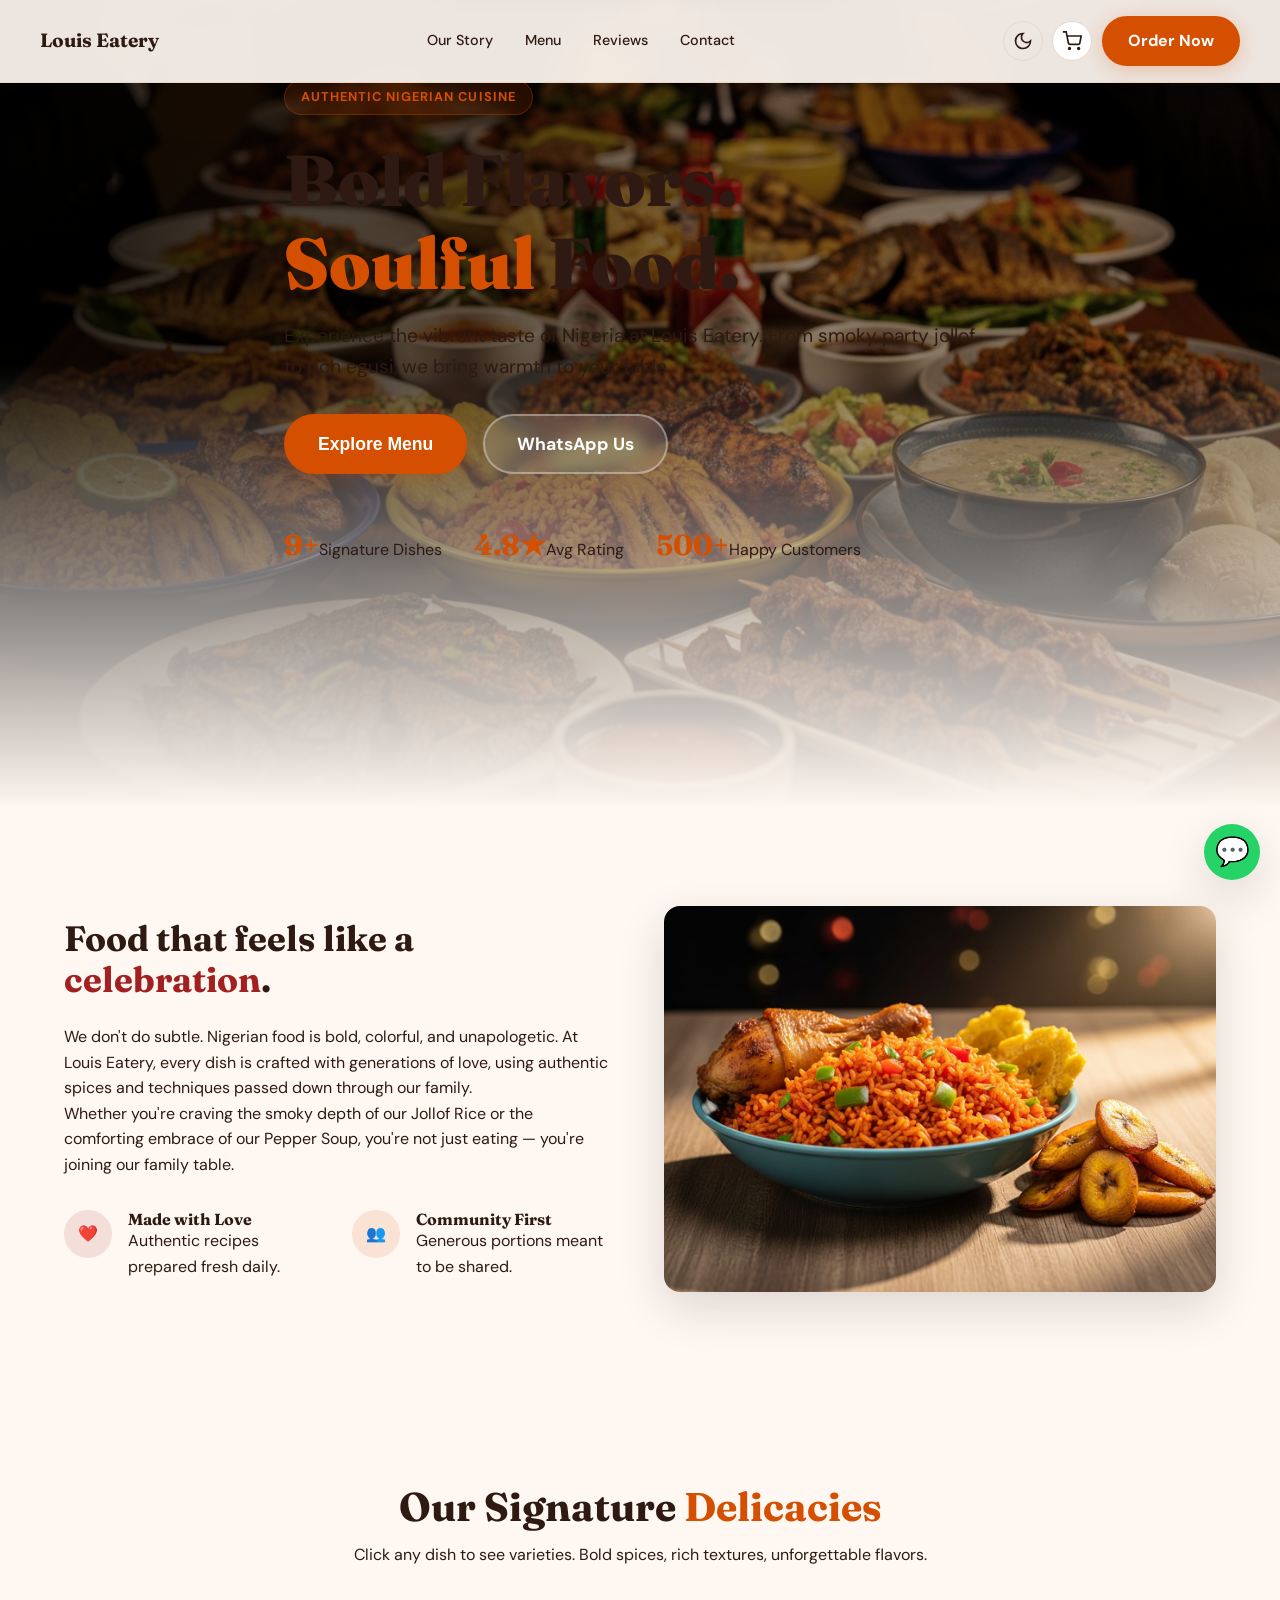
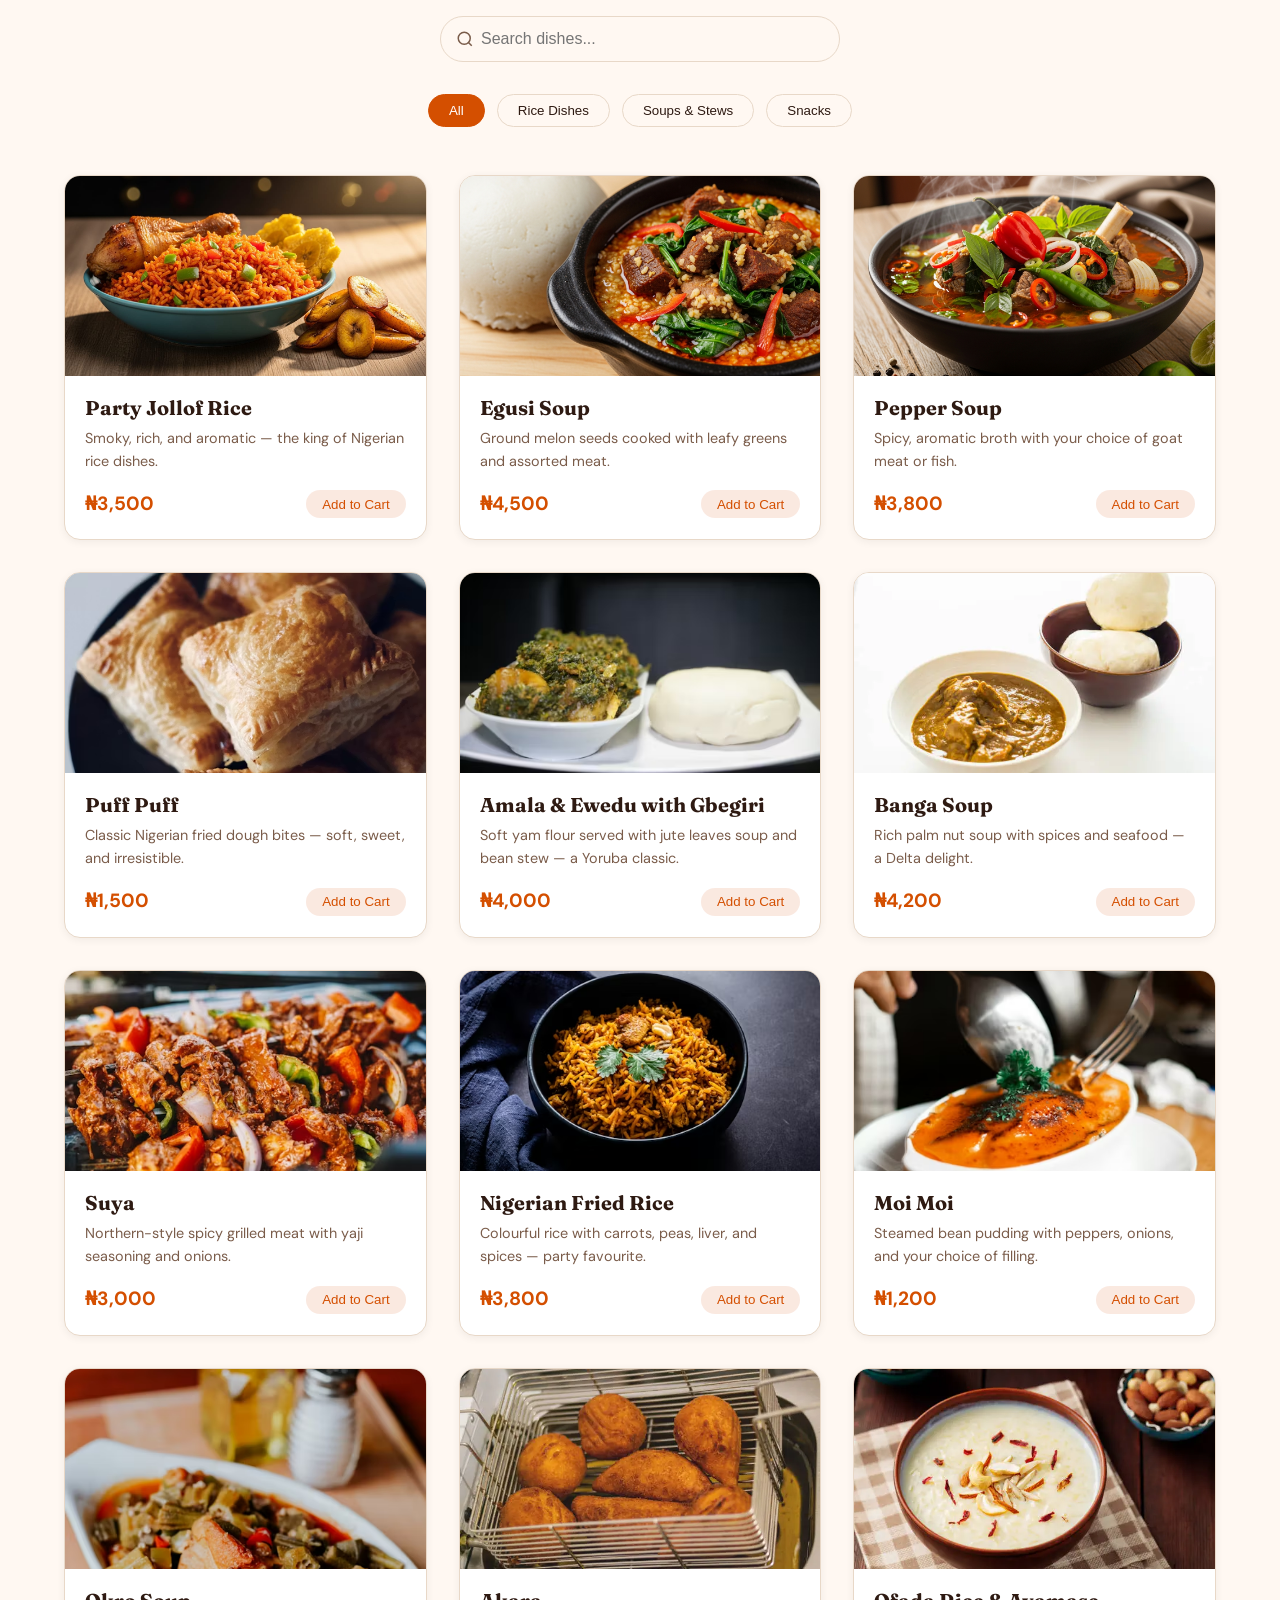
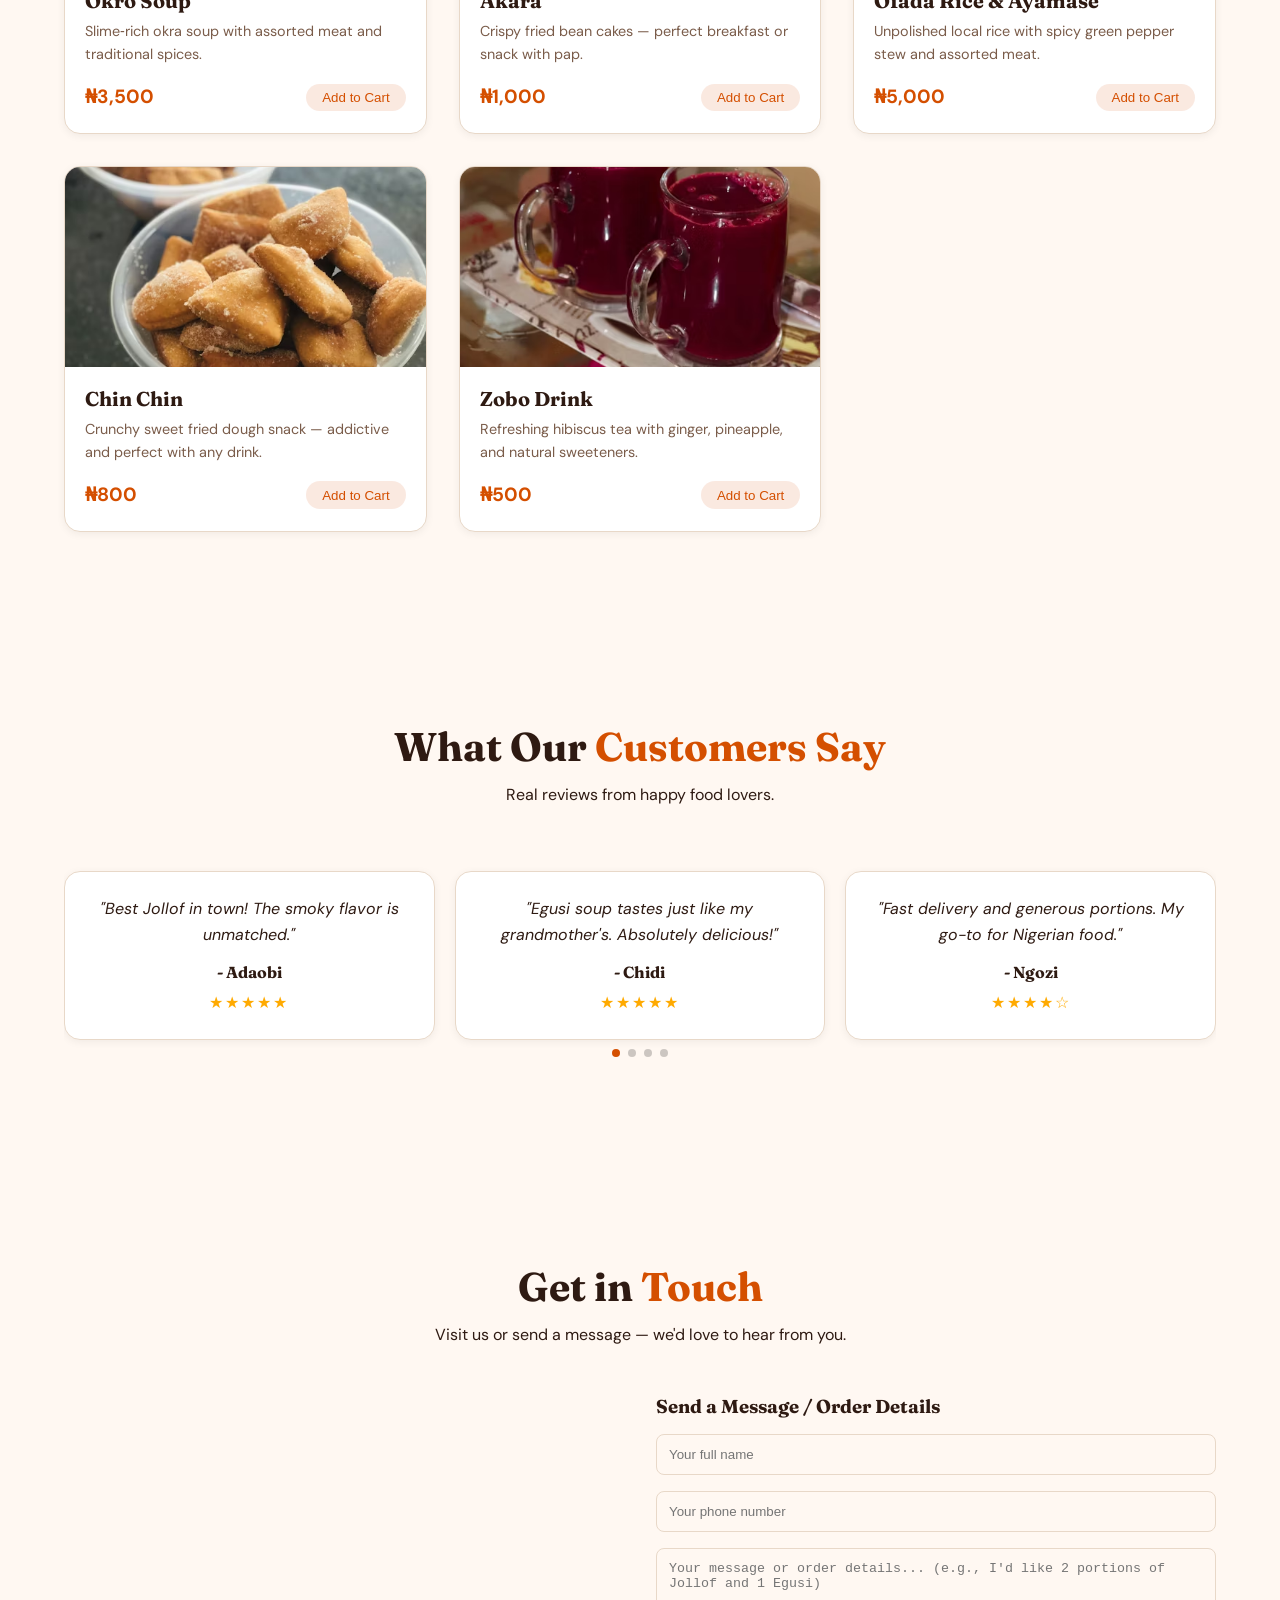
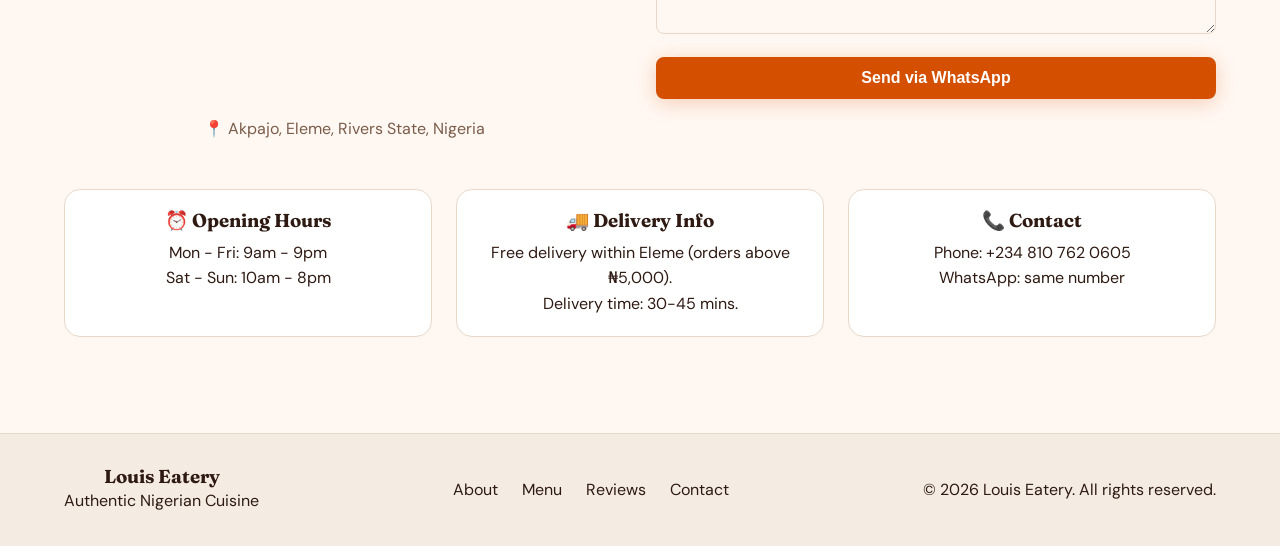
<file: index.html>
<!DOCTYPE html>
<html lang="en">
<head>
  <meta charset="UTF-8" />
  <meta name="viewport" content="width=device-width, initial-scale=1.0" />
  <title>Louis Eatery — Authentic Nigerian Cuisine</title>
  <meta name="description" content="Experience the vibrant taste of Nigeria at Louis Eatery. Bold flavors, soulful food — order on WhatsApp today." />
  <!-- Google Fonts -->
  <link rel="preconnect" href="https://fonts.googleapis.com" />
  <link rel="preconnect" href="https://fonts.gstatic.com" crossorigin />
  <link href="https://fonts.googleapis.com/css2?family=Fraunces:opsz,wght@9..144,400;9..144,600;9..144,700;9..144,900&family=DM+Sans:wght@400;500;700&display=swap" rel="stylesheet" />
  <!-- Swiper CSS for testimonials -->
  <link rel="stylesheet" href="https://cdn.jsdelivr.net/npm/swiper@11/swiper-bundle.min.css" />
  <!-- Main CSS -->
   <link rel="shortcut icon" href="./Images/favicon.png" type="image/x-icon">
  <link rel="stylesheet" href="styles.css" />
</head>
<body>
  <!-- Toast Notification -->
  <div class="toast" id="successToast">
    <svg xmlns="http://www.w3.org/2000/svg" width="20" height="20" viewBox="0 0 24 24" fill="none" stroke="currentColor" stroke-width="2"><path d="M22 11.08V12a10 10 0 1 1-5.93-9.14"/><polyline points="22 4 12 14.01 9 11.01"/></svg>
    Order sent to WhatsApp! We'll confirm shortly.
  </div>

  <!-- Navigation -->
  <nav class="navbar" id="navbar">
    <div class="container nav-inner">
      <div class="nav-logo"><span class="logo-name">Louis Eatery</span></div>
      <div class="nav-links">
        <a href="#about">Our Story</a>
        <a href="#menu">Menu</a>
        <a href="#reviews">Reviews</a>
        <a href="#contact">Contact</a>
      </div>
      <div class="nav-actions">
        <button class="theme-toggle" id="themeToggle" aria-label="Dark mode">
          <svg class="icon-sun" xmlns="http://www.w3.org/2000/svg" width="20" height="20" viewBox="0 0 24 24" fill="none" stroke="currentColor" stroke-width="2"><circle cx="12" cy="12" r="4"/><path d="M12 2v2M12 20v2M4.93 4.93l1.41 1.41M17.66 17.66l1.41 1.41M2 12h2M20 12h2M6.34 17.66l-1.41 1.41M19.07 4.93l-1.41 1.41"/></svg>
          <svg class="icon-moon" xmlns="http://www.w3.org/2000/svg" width="20" height="20" viewBox="0 0 24 24" fill="none" stroke="currentColor" stroke-width="2"><path d="M12 3a6 6 0 0 0 9 9 9 9 0 1 1-9-9z"/></svg>
        </button>
        <button class="cart-nav-btn" id="cartNavBtn" aria-label="Cart">
          <svg xmlns="http://www.w3.org/2000/svg" width="20" height="20" viewBox="0 0 24 24" fill="none" stroke="currentColor" stroke-width="2"><circle cx="9" cy="21" r="1"/><circle cx="20" cy="21" r="1"/><path d="M1 1h4l2.68 13.39a2 2 0 0 0 2 1.61h9.72a2 2 0 0 0 2-1.61L23 6H6"/></svg>
          <span class="cart-count" id="cartCount">0</span>
        </button>
        <a href="https://wa.me/2348107620605" target="_blank" class="btn btn-primary">Order Now</a>
      </div>
      <button class="hamburger" id="hamburger"><span></span><span></span><span></span></button>
    </div>
    <div class="mobile-menu" id="mobileMenu">
      <ul>
        <li><a href="#about" class="mobile-link">Our Story</a></li>
        <li><a href="#menu" class="mobile-link">Menu</a></li>
        <li><a href="#reviews" class="mobile-link">Reviews</a></li>
        <li><a href="#contact" class="mobile-link">Contact</a></li>
      </ul>
    </div>
  </nav>

  <main>
    <!-- Hero -->
    <section class="hero" id="hero">
      <div class="hero-bg">
        <img src="./Images/hero.png" alt="Nigerian feast" class="hero-img" />
        <div class="hero-overlay"></div>
      </div>
      <div class="container hero-content">
        <div class="hero-badge reveal">Authentic Nigerian Cuisine</div>
        <h1 class="hero-title reveal">Bold Flavors.<br /><span class="text-primary">Soulful</span> Food.</h1>
        <p class="hero-sub reveal">Experience the vibrant taste of Nigeria at Louis Eatery. From smoky party jollof to rich egusi, we bring warmth to your table.</p>
        <div class="hero-btns reveal">
          <button class="btn btn-primary btn-lg" onclick="document.getElementById('menu').scrollIntoView({behavior:'smooth'})">Explore Menu</button>
          <a href="https://wa.me/2348107620605" target="_blank" class="btn btn-outline btn-lg">WhatsApp Us</a>
        </div>
        <div class="hero-stats reveal">
          <div class="hero-stat"><span class="stat-value">9+</span><span class="stat-label">Signature Dishes</span></div>
          <div class="hero-stat"><span class="stat-value">4.8★</span><span class="stat-label">Avg Rating</span></div>
          <div class="hero-stat"><span class="stat-value">500+</span><span class="stat-label">Happy Customers</span></div>
        </div>
      </div>
    </section>

    <!-- About -->
    <section class="about section-pad" id="about">
      <div class="container about-grid">
        <div class="about-text">
          <h2 class="reveal">Food that feels like a <span class="text-secondary">celebration</span>.</h2>
          <p class="reveal">We don't do subtle. Nigerian food is bold, colorful, and unapologetic. At Louis Eatery, every dish is crafted with generations of love, using authentic spices and techniques passed down through our family.</p>
          <p class="reveal">Whether you're craving the smoky depth of our Jollof Rice or the comforting embrace of our Pepper Soup, you're not just eating — you're joining our family table.</p>
          <div class="about-features reveal">
            <div class="feature"><div class="feature-icon secondary">❤️</div><div><h4>Made with Love</h4><p>Authentic recipes prepared fresh daily.</p></div></div>
            <div class="feature"><div class="feature-icon primary">👥</div><div><h4>Community First</h4><p>Generous portions meant to be shared.</p></div></div>
          </div>
        </div>
        <div class="about-img reveal"><img src="./Images/jollof.png" alt="Delicious Nigerian food" /></div>
      </div>
    </section>

    <!-- Menu Section -->
    <section class="menu-section section-pad" id="menu">
      <div class="container">
        <div class="section-header reveal">
          <h2>Our Signature <span class="text-primary">Delicacies</span></h2>
          <p>Click any dish to see varieties. Bold spices, rich textures, unforgettable flavors.</p>
        </div>
        <div class="search-wrap reveal">
          <svg class="search-icon" width="18" height="18" viewBox="0 0 24 24" fill="none" stroke="currentColor" stroke-width="2"><circle cx="11" cy="11" r="8"/><line x1="21" y1="21" x2="16.65" y2="16.65"/></svg>
          <input type="text" id="menuSearch" placeholder="Search dishes..." class="search-input" />
          <button class="search-clear" id="searchClear" style="display:none">✕</button>
        </div>
        <div class="category-tabs reveal" id="categoryTabs">
          <button class="category-btn active" data-category="all">All</button>
          <button class="category-btn" data-category="rice">Rice Dishes</button>
          <button class="category-btn" data-category="soup">Soups & Stews</button>
          <button class="category-btn" data-category="snacks">Snacks</button>
        </div>
        <div class="menu-grid" id="menuGrid">
          <!-- Jollof -->
          <div class="menu-card" data-id="jollof1" data-name="Party Jollof Rice" data-price="3500" data-img="https://placehold.co/400x300/d44f00/fff8f2?text=Jollof" data-category="rice" data-varieties='["Classic Party Jollof - ₦3,500","Jollof with Chicken - ₦4,200","Jollof with Beef - ₦4,500","Vegetable Jollof - ₦3,800"]'>
            <div class="menu-card-img"><img src="./Images/jollof.png" alt="Jollof Rice"></div>
            <div class="menu-card-content"><h3>Party Jollof Rice</h3><p>Smoky, rich, and aromatic — the king of Nigerian rice dishes.</p><div class="menu-card-footer"><span class="price animated-price">₦3,500</span><button class="btn-add-cart" data-add="jollof1">Add to Cart</button></div></div>
          </div>
          <!-- Egusi -->
          <div class="menu-card" data-id="egusi1" data-name="Egusi Soup" data-price="4500" data-img="https://placehold.co/400x300/a32020/fff8f2?text=Egusi" data-category="soup" data-varieties='["Classic Egusi - ₦4,500","Egusi with Goat Meat - ₦5,200","Egusi with Fish - ₦5,000","Egusi with Ugu & Okra - ₦4,800"]'>
            <div class="menu-card-img"><img src="./Images/egusi.png" alt="Egusi Soup"></div>
            <div class="menu-card-content"><h3>Egusi Soup</h3><p>Ground melon seeds cooked with leafy greens and assorted meat.</p><div class="menu-card-footer"><span class="price animated-price">₦4,500</span><button class="btn-add-cart" data-add="egusi1">Add to Cart</button></div></div>
          </div>
          <!-- Pepper Soup -->
          <div class="menu-card" data-id="peppersoup1" data-name="Pepper Soup" data-price="3800" data-img="https://placehold.co/400x300/ffaa00/2e1a12?text=Pepper+Soup" data-category="soup" data-varieties='["Goat Meat Pepper Soup - ₦3,800","Catfish Pepper Soup - ₦4,000","Chicken Pepper Soup - ₦3,500","Assorted Meat Pepper Soup - ₦4,500"]'>
            <div class="menu-card-img"><img src="./Images/peppersoup.png" alt="Pepper Soup"></div>
            <div class="menu-card-content"><h3>Pepper Soup</h3><p>Spicy, aromatic broth with your choice of goat meat or fish.</p><div class="menu-card-footer"><span class="price animated-price">₦3,800</span><button class="btn-add-cart" data-add="peppersoup1">Add to Cart</button></div></div>
          </div>
          <!-- Puff Puff -->
          <div class="menu-card" data-id="puffpuff1" data-name="Puff Puff" data-price="1500" data-img="https://placehold.co/400x300/d44f00/fff8f2?text=Puff+Puff" data-category="snacks" data-varieties='["Classic Puff Puff (6pcs) - ₦1,500","Puff Puff with Chocolate - ₦2,000","Spicy Puff Puff - ₦1,800","Puff Puff with Honey - ₦1,700"]'>
            <div class="menu-card-img"><img src="./Images/puffpuff.png" alt="Puff Puff"></div>
            <div class="menu-card-content"><h3>Puff Puff</h3><p>Classic Nigerian fried dough bites — soft, sweet, and irresistible.</p><div class="menu-card-footer"><span class="price animated-price">₦1,500</span><button class="btn-add-cart" data-add="puffpuff1">Add to Cart</button></div></div>
          </div>
          <!-- Amala & Ewedu with Gbegiri -->
<div class="menu-card" data-id="amala1" data-name="Amala &amp; Ewedu with Gbegiri" data-price="4000" data-img="https://placehold.co/400x300/8B4513/FFF8F2?text=Amala+%26+Ewedu" data-category="soup" data-varieties='["Classic Amala + Ewedu + Gbegiri - ₦4,000","Amala + Ewedu + Beef Stew - ₦4,500","Amala + Ewedu + Assorted Meat - ₦5,000","Amala + Ewedu + Fish - ₦4,800"]'>
  <div class="menu-card-img"><img src="./Images/amala.png" alt="Amala and Ewedu"></div>
  <div class="menu-card-content"><h3>Amala &amp; Ewedu with Gbegiri</h3><p>Soft yam flour served with jute leaves soup and bean stew — a Yoruba classic.</p><div class="menu-card-footer"><span class="price">₦4,000</span><button class="btn-add-cart" data-add="amala1">Add to Cart</button></div></div>
</div>

<!-- Banga Soup -->
<div class="menu-card" data-id="banga1" data-name="Banga Soup" data-price="4200" data-img="https://placehold.co/400x300/FF8C00/FFF8F2?text=Banga+Soup" data-category="soup" data-varieties='["Classic Banga - ₦4,200","Banga with Catfish - ₦4,800","Banga with Goat Meat - ₦5,000","Banga with Starch - ₦4,500"]'>
  <div class="menu-card-img"><img src="./Images/banga-soup.png" alt="Banga Soup"></div>
  <div class="menu-card-content"><h3>Banga Soup</h3><p>Rich palm nut soup with spices and seafood — a Delta delight.</p><div class="menu-card-footer"><span class="price">₦4,200</span><button class="btn-add-cart" data-add="banga1">Add to Cart</button></div></div>
</div>

<!-- Suya -->
<div class="menu-card" data-id="suya1" data-name="Suya" data-price="3000" data-img="https://placehold.co/400x300/DC143C/FFF8F2?text=Suya" data-category="snacks" data-varieties='["Beef Suya (10 pcs) - ₦3,000","Chicken Suya - ₦3,500","Cow Foot Suya - ₦3,800","Spicy Sausage Suya - ₦2,500"]'>
  <div class="menu-card-img"><img src="./Images/suya-2.png" alt="Suya"></div>
  <div class="menu-card-content"><h3>Suya</h3><p>Northern-style spicy grilled meat with yaji seasoning and onions.</p><div class="menu-card-footer"><span class="price">₦3,000</span><button class="btn-add-cart" data-add="suya1">Add to Cart</button></div></div>
</div>

<!-- Nigerian Fried Rice -->
<div class="menu-card" data-id="friedrice1" data-name="Nigerian Fried Rice" data-price="3800" data-img="https://placehold.co/400x300/FFD700/2E1A12?text=Fried+Rice" data-category="rice" data-varieties='["Classic Fried Rice - ₦3,800","Fried Rice with Chicken - ₦4,500","Fried Rice with Shrimp - ₦4,800","Vegetable Fried Rice - ₦4,000"]'>
  <div class="menu-card-img"><img src="./Images/fried-rice.png" alt="Fried Rice"></div>
  <div class="menu-card-content"><h3>Nigerian Fried Rice</h3><p>Colourful rice with carrots, peas, liver, and spices — party favourite.</p><div class="menu-card-footer"><span class="price">₦3,800</span><button class="btn-add-cart" data-add="friedrice1">Add to Cart</button></div></div>
</div>

<!-- Moi Moi -->
<div class="menu-card" data-id="moimoi1" data-name="Moi Moi" data-price="1200" data-img="https://placehold.co/400x300/FFA07A/2E1A12?text=Moi+Moi" data-category="snacks" data-varieties='["Classic Moi Moi - ₦1,200","Moi Moi with Egg - ₦1,500","Moi Moi with Corned Beef - ₦1,800","Moi Moi with Fish - ₦1,600"]'>
  <div class="menu-card-img"><img src="./Images/moi-moi.png" alt="Moi Moi"></div>
  <div class="menu-card-content"><h3>Moi Moi</h3><p>Steamed bean pudding with peppers, onions, and your choice of filling.</p><div class="menu-card-footer"><span class="price">₦1,200</span><button class="btn-add-cart" data-add="moimoi1">Add to Cart</button></div></div>
</div>

<!-- Okro Soup -->
<div class="menu-card" data-id="okro1" data-name="Okro Soup" data-price="3500" data-img="https://placehold.co/400x300/228B22/FFF8F2?text=Okro+Soup" data-category="soup" data-varieties='["Classic Okro Soup - ₦3,500","Okro with Goat Meat - ₦4,200","Okro with Fish - ₦3,800","Okro with Assorted Meat - ₦4,500"]'>
  <div class="menu-card-img"><img src="./Images/okra-soup.png" alt="Okro Soup"></div>
  <div class="menu-card-content"><h3>Okro Soup</h3><p>Slime‑rich okra soup with assorted meat and traditional spices.</p><div class="menu-card-footer"><span class="price">₦3,500</span><button class="btn-add-cart" data-add="okro1">Add to Cart</button></div></div>
</div>

<!-- Akara (Bean Cake) -->
<div class="menu-card" data-id="akara1" data-name="Akara" data-price="1000" data-img="https://placehold.co/400x300/DAA520/2E1A12?text=Akara" data-category="snacks" data-varieties='["Classic Akara (6 pcs) - ₦1,000","Akara with Kuli Kuli - ₦1,300","Akara with Pepper Sauce - ₦1,200","Akara with Yaji - ₦1,100"]'>
  <div class="menu-card-img"><img src="./Images/akara.png" alt="Akara"></div>
  <div class="menu-card-content"><h3>Akara</h3><p>Crispy fried bean cakes — perfect breakfast or snack with pap.</p><div class="menu-card-footer"><span class="price">₦1,000</span><button class="btn-add-cart" data-add="akara1">Add to Cart</button></div></div>
</div>

<!-- Ofada Rice with Ayamase -->
<div class="menu-card" data-id="ofada1" data-name="Ofada Rice &amp; Ayamase" data-price="5000" data-img="https://placehold.co/400x300/556B2F/FFF8F2?text=Ofada+Rice" data-category="rice" data-varieties='["Ofada + Ayamase (Small) - ₦3,500","Ofada + Ayamase (Large) - ₦5,000","Ofada + Ayamase + Beef - ₦6,000","Ofada + Ayamase + Fish - ₦5,500"]'>
  <div class="menu-card-img"><img src="./Images/ofada-rice.png" alt="Ofada Rice"></div>
  <div class="menu-card-content"><h3>Ofada Rice &amp; Ayamase</h3><p>Unpolished local rice with spicy green pepper stew and assorted meat.</p><div class="menu-card-footer"><span class="price">₦5,000</span><button class="btn-add-cart" data-add="ofada1">Add to Cart</button></div></div>
</div>

<!-- Chin Chin -->
<div class="menu-card" data-id="chinchin1" data-name="Chin Chin" data-price="800" data-img="https://placehold.co/400x300/CD853F/2E1A12?text=Chin+Chin" data-category="snacks" data-varieties='["Classic Chin Chin (200g) - ₦800","Chocolate Chin Chin - ₦1,000","Spicy Chin Chin - ₦900","Honey Chin Chin - ₦950"]'>
  <div class="menu-card-img"><img src="./Images/chin-chin.png" alt="Chin Chin"></div>
  <div class="menu-card-content"><h3>Chin Chin</h3><p>Crunchy sweet fried dough snack — addictive and perfect with any drink.</p><div class="menu-card-footer"><span class="price">₦800</span><button class="btn-add-cart" data-add="chinchin1">Add to Cart</button></div></div>
</div>

<!-- Zobo (Hibiscus Drink) -->
<div class="menu-card" data-id="zobo1" data-name="Zobo Drink" data-price="500" data-img="https://placehold.co/400x300/8B0000/FFF8F2?text=Zobo" data-category="snacks" data-varieties='["Regular Zobo (500ml) - ₦500","Zobo with Ginger (500ml) - ₦600","Zobo with Pineapple - ₦700","Zobo Family Size (1.5L) - ₦1,500"]'>
  <div class="menu-card-img"><img src="./Images/zobo.png" alt="Zobo Drink"></div>
  <div class="menu-card-content"><h3>Zobo Drink</h3><p>Refreshing hibiscus tea with ginger, pineapple, and natural sweeteners.</p><div class="menu-card-footer"><span class="price">₦500</span><button class="btn-add-cart" data-add="zobo1">Add to Cart</button></div></div>
</div>
        </div>
        
      </div>
      
    </section>
    
    

    <!-- Varieties Modal (shows when clicking a cuisine) -->
    <div id="varietyOverlay" class="modal-overlay"></div>
    <div id="varietyModal" class="variety-modal">
      <div class="modal-header"><h3 id="varietyTitle">Dish Varieties</h3><button id="closeVarietyModal" class="modal-close">&times;</button></div>
      <div id="varietyList" class="variety-list"></div>
    </div>

    <!-- Customer Reviews Slider -->
    <section class="reviews section-pad" id="reviews">
      <div class="container">
        <div class="section-header reveal">
          <h2>What Our <span class="text-primary">Customers Say</span></h2>
          <p>Real reviews from happy food lovers.</p>
        </div>
        <div class="swiper reviews-swiper reveal">
          <div class="swiper-wrapper">
            <div class="swiper-slide review-card"><p>"Best Jollof in town! The smoky flavor is unmatched."</p><h4>- Adaobi</h4><div class="stars">★★★★★</div></div>
            <div class="swiper-slide review-card"><p>"Egusi soup tastes just like my grandmother's. Absolutely delicious!"</p><h4>- Chidi</h4><div class="stars">★★★★★</div></div>
            <div class="swiper-slide review-card"><p>"Fast delivery and generous portions. My go-to for Nigerian food."</p><h4>- Ngozi</h4><div class="stars">★★★★☆</div></div>
            <div class="swiper-slide review-card"><p>"Pepper soup cured my cold! Highly recommended."</p><h4>- Emeka</h4><div class="stars">★★★★★</div></div>
          </div>
          <div class="swiper-pagination"></div>
        </div>
      </div>
    </section>

    <!-- Contact / Map + Message Form -->
    <section class="contact-section section-pad" id="contact">
      <div class="container">
        <div class="section-header reveal">
          <h2>Get in <span class="text-primary">Touch</span></h2>
          <p>Visit us or send a message — we'd love to hear from you.</p>
        </div>
        <div class="contact-grid">
          <!-- Map -->
          <div class="map-container reveal">
            <iframe src="https://www.google.com/maps/embed?pb=!1m18!1m12!1m3!1d3974.927730028504!2d7.150315!3d4.800000!2m3!1f0!2f0!3f0!3m2!1i1024!2i768!4f13.1!3m3!1m2!1s0x1069c5a8b3e5b4b1%3A0x7c8a5b3e5b4b1c!2sAkpajo%2C%20Eleme%2C%20Rivers%20State!5e0!3m2!1sen!2sng!4v1710000000000!5m2!1sen!2sng" width="100%" height="300" style="border:0; border-radius: 1rem;" allowfullscreen="" loading="lazy"></iframe>
            <p class="map-address">📍 Akpajo, Eleme, Rivers State, Nigeria</p>
          </div>
          <!-- Send a message form (WhatsApp) -->
          <div class="contact-form reveal">
            <h3>Send a Message / Order Details</h3>
            <form id="whatsappMessageForm">
              <input type="text" id="msgName" placeholder="Your full name" required>
              <input type="tel" id="msgPhone" placeholder="Your phone number" required>
              <textarea id="msgDetails" rows="4" placeholder="Your message or order details... (e.g., I'd like 2 portions of Jollof and 1 Egusi)" required></textarea>
              <button type="submit" class="btn btn-primary btn-full">Send via WhatsApp</button>
            </form>
          </div>
        </div>
        <!-- Opening Hours & Delivery Info -->
        <div class="info-grid reveal">
          <div class="info-card"><h3>⏰ Opening Hours</h3><p>Mon - Fri: 9am - 9pm<br>Sat - Sun: 10am - 8pm</p></div>
          <div class="info-card"><h3>🚚 Delivery Info</h3><p>Free delivery within Eleme (orders above ₦5,000).<br>Delivery time: 30-45 mins.</p></div>
          <div class="info-card"><h3>📞 Contact</h3><p>Phone: +234 810 762 0605<br>WhatsApp: same number</p></div>
        </div>
      </div>
    </section>
  </main>

  <footer class="footer">
    <div class="container footer-content">
      <div><h3>Louis Eatery</h3><p>Authentic Nigerian Cuisine</p></div>
      <div class="footer-links">
        <a href="#about">About</a>
        <a href="#menu">Menu</a>
        <a href="#reviews">Reviews</a>
        <a href="#contact">Contact</a>
      </div>
      <div><p>&copy; <span id="year"></span> Louis Eatery. All rights reserved.</p></div>
    </div>
  </footer>

  <!-- Cart Drawer -->
  <div id="cartOverlay" class="cart-overlay"></div>
  <div id="cartDrawer" class="cart-drawer">
    <div class="cart-header"><h3>Your Cart <span id="drawerCount">0</span></h3><button id="cartClose" class="cart-close">&times;</button></div>
    <div id="cartItems" class="cart-items"><div id="cartEmpty" class="cart-empty">Your cart is empty</div></div>
    <div id="drawerFooter" class="cart-footer" style="display:none;">
      <div class="cart-summary"><span>Subtotal:</span><span id="cartSubtotal">₦0</span></div>
      <div class="cart-summary"><span>Delivery:</span><span>₦500</span></div>
      <div class="cart-summary total"><span>Total:</span><span id="cartTotal">₦500</span></div>
      <button id="proceedCheckoutBtn" class="btn btn-primary btn-full">Proceed to Checkout</button>
      <button id="drawerContinue" class="btn btn-outline btn-full">Continue Shopping</button>
    </div>
  </div>

  <!-- Checkout Modal -->
  <div id="checkoutOverlay" class="modal-overlay"></div>
  <div id="checkoutModal" class="checkout-modal">
    <div class="modal-header"><h3>Delivery Details</h3><button id="closeCheckout" class="modal-close">&times;</button></div>
    <form id="checkoutForm">
      <input type="text" id="checkoutName" placeholder="Full name" required>
      <input type="tel" id="checkoutPhone" placeholder="Phone number" required>
      <textarea id="checkoutAddress" placeholder="Delivery address" rows="2" required></textarea>
      <textarea id="checkoutNote" placeholder="Special instructions (optional)" rows="2"></textarea>
      <div class="modal-buttons"><button type="button" id="cancelCheckout" class="btn btn-outline">Cancel</button><button type="submit" class="btn btn-primary">Send Order on WhatsApp</button></div>
    </form>
  </div>

  <!-- Floating Cart Bar -->
  <div id="cartFloatBar" class="cart-float-bar" style="display:none;">
    <span id="floatItemCount">0 items</span>
    <span id="floatTotal">₦0</span>
    <button id="cartFloatBtn" class="btn btn-primary">View Cart</button>
  </div>

  <!-- Floating WhatsApp button -->
  <a href="https://wa.me/2348107620605" target="_blank" class="floating-wa" aria-label="Chat on WhatsApp">💬</a>

  <!-- Scripts -->
  <script src="https://cdn.jsdelivr.net/npm/swiper@11/swiper-bundle.min.js"></script>
  <script src="script.js"></script>
</body>
</html>
</file>
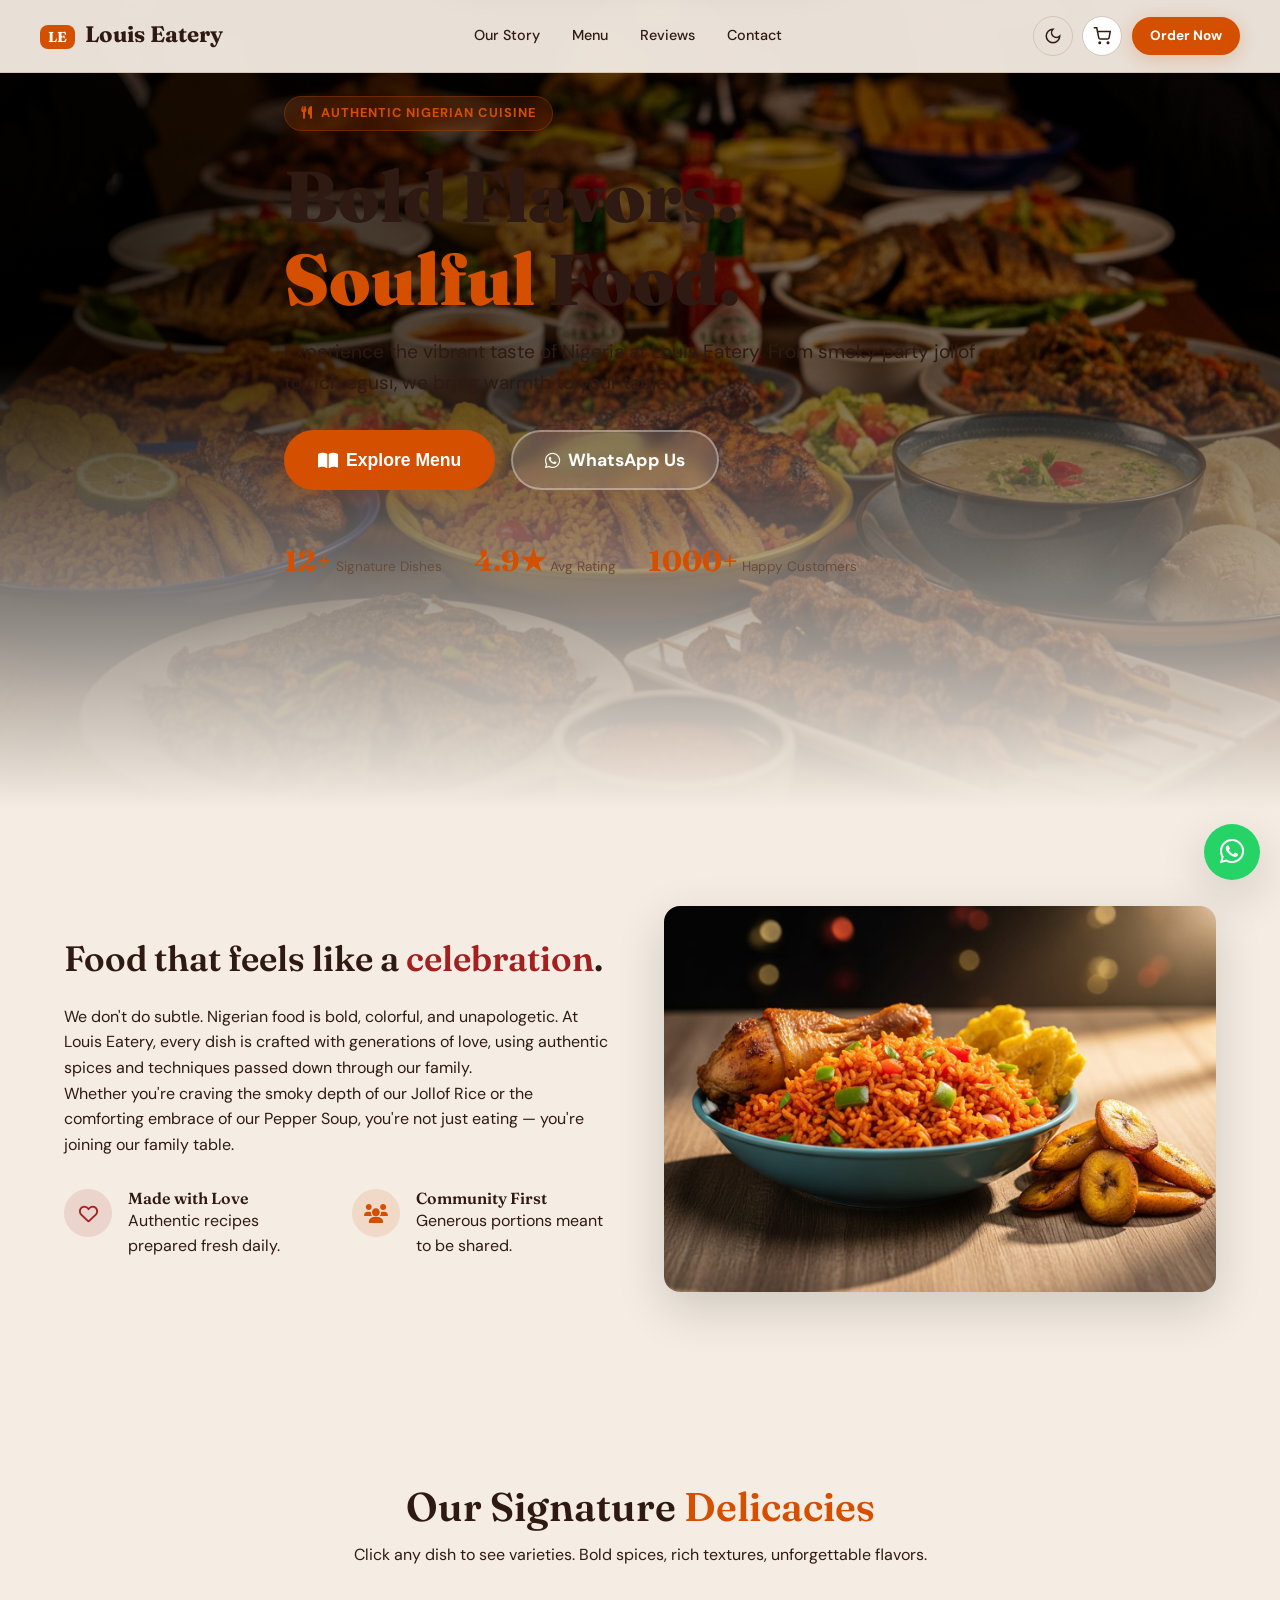
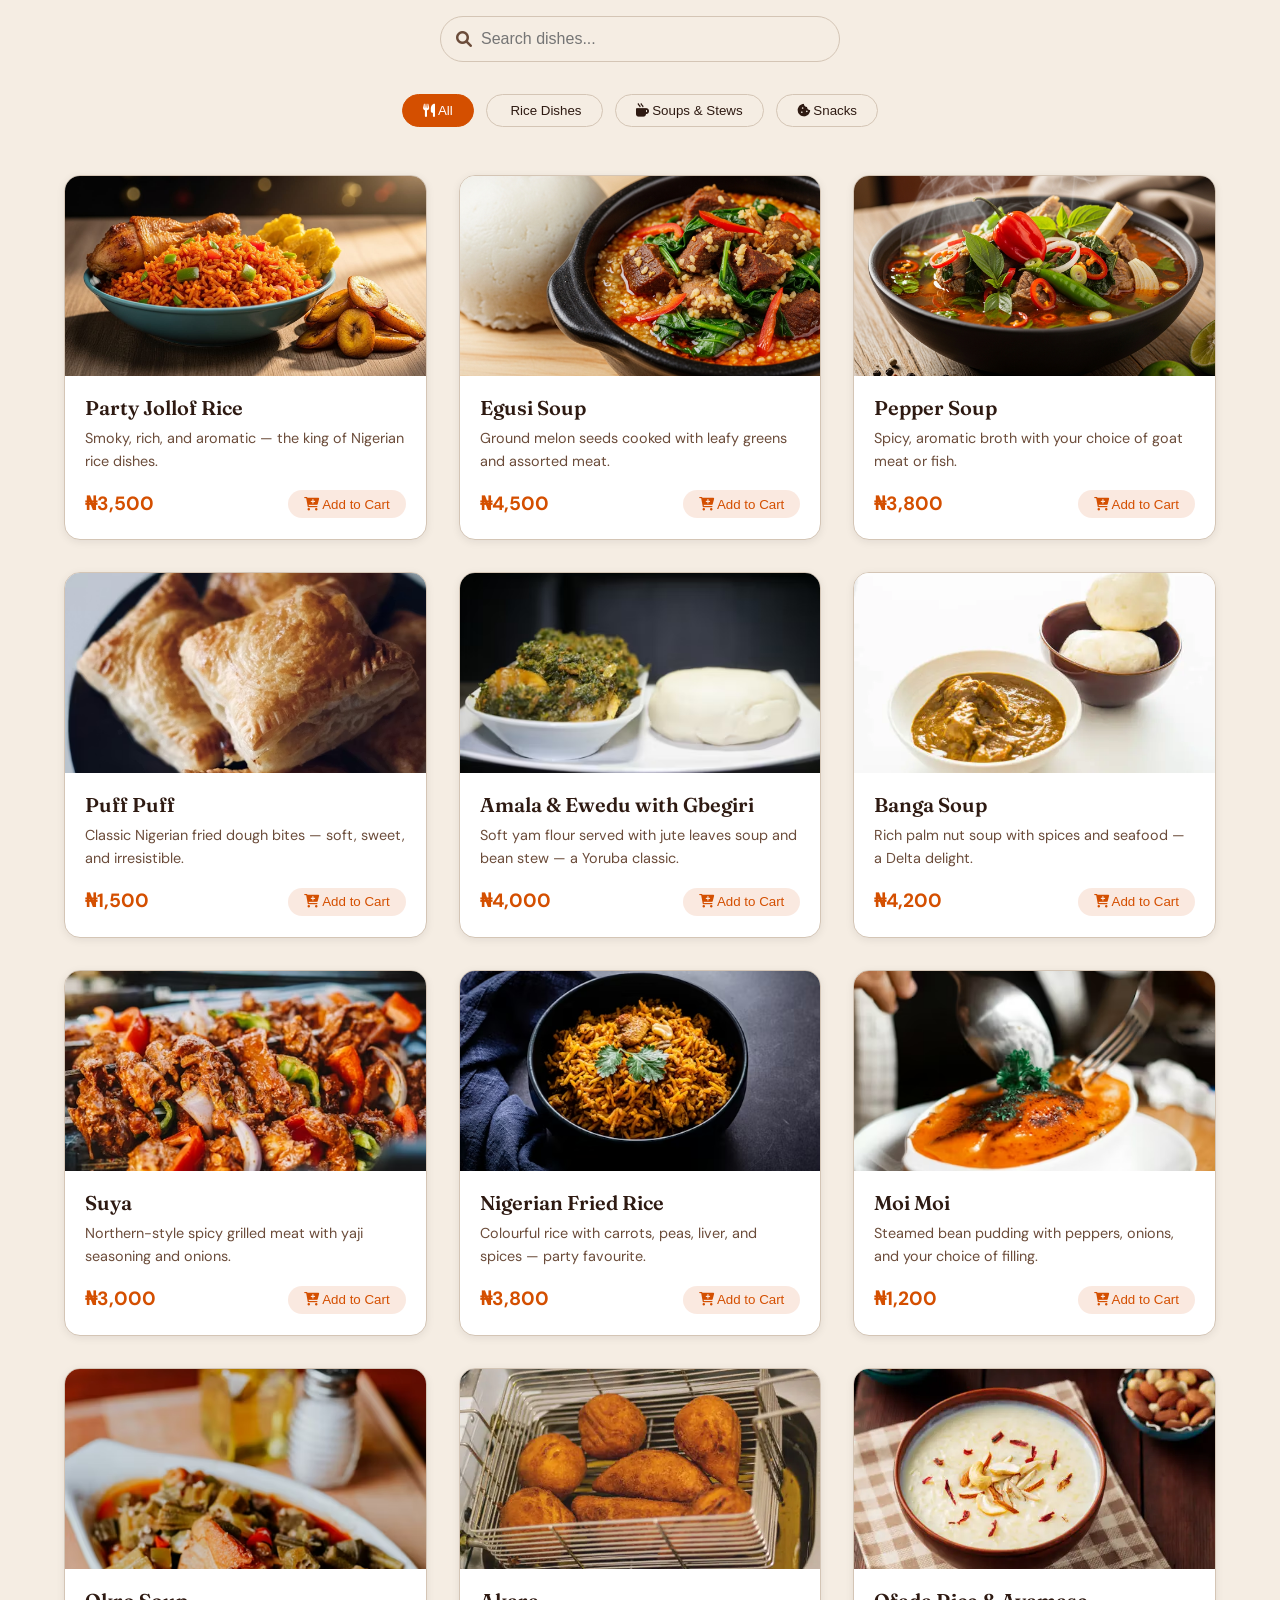
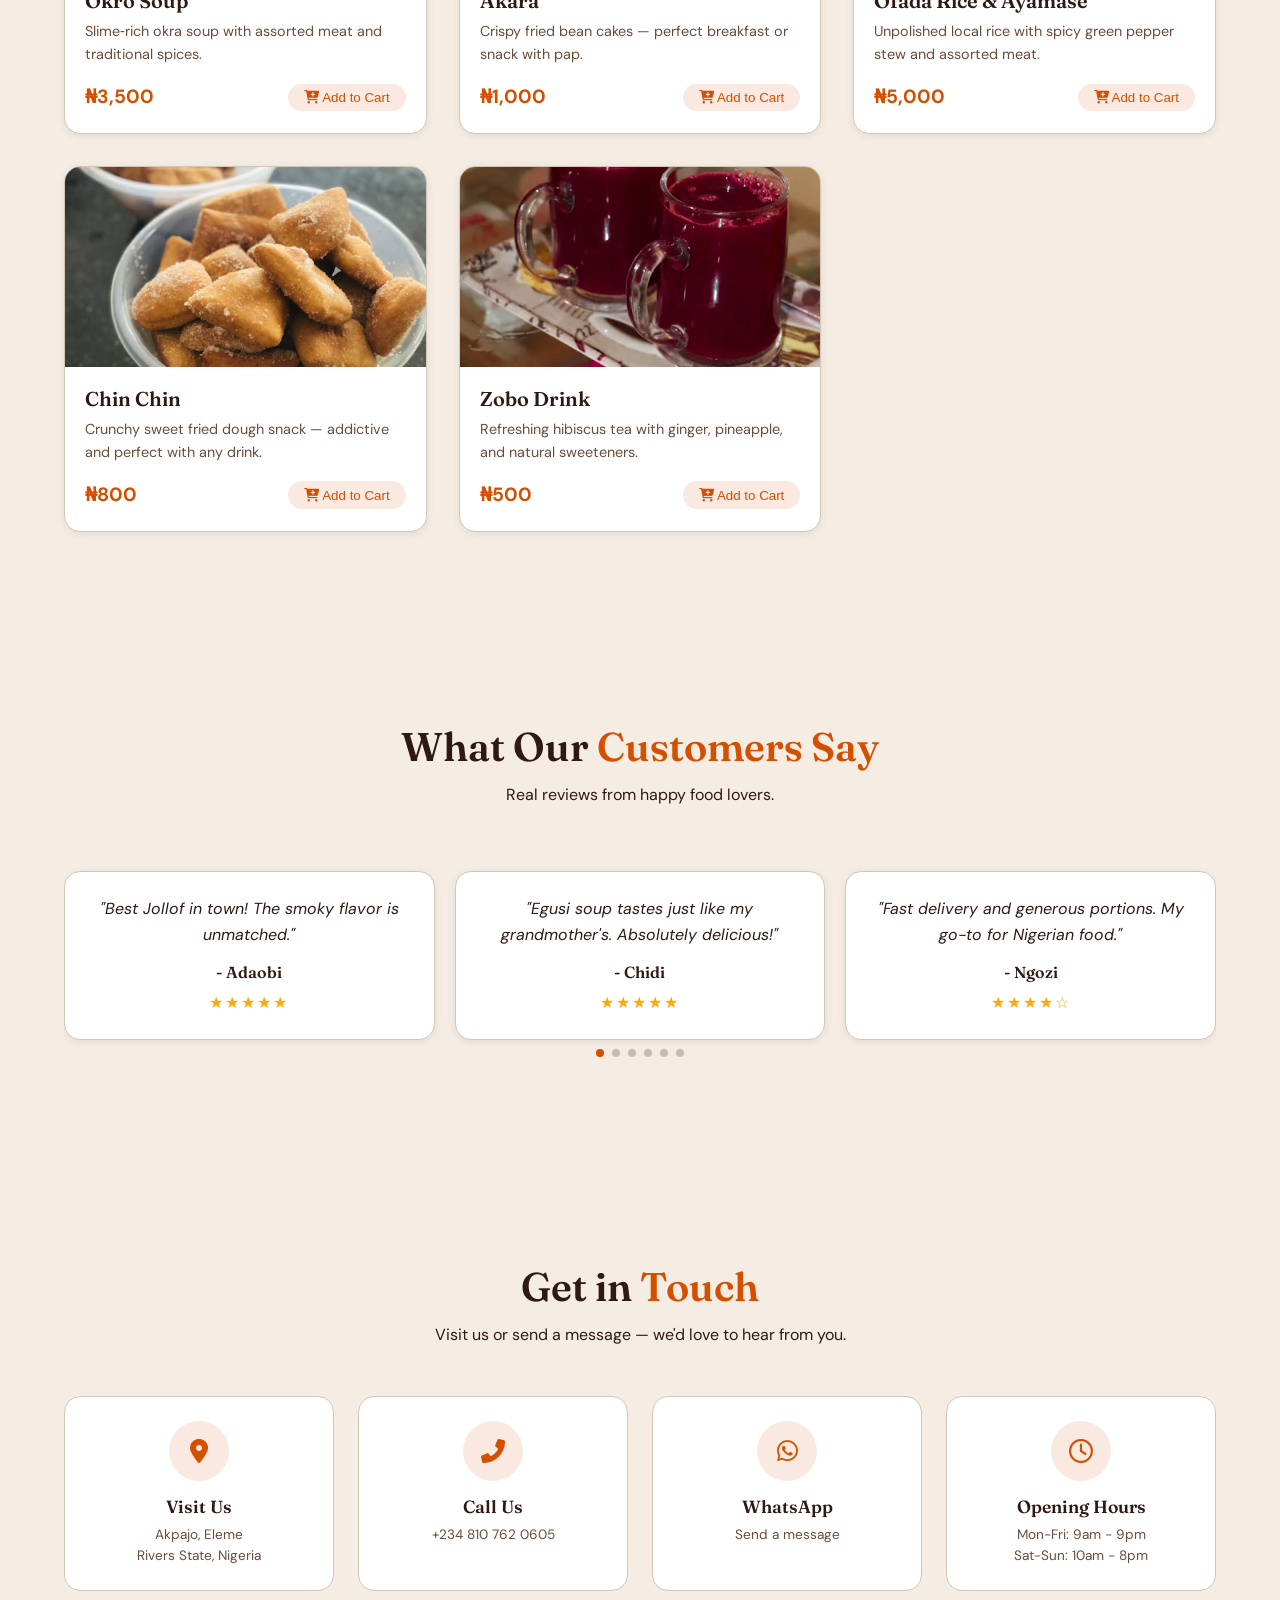
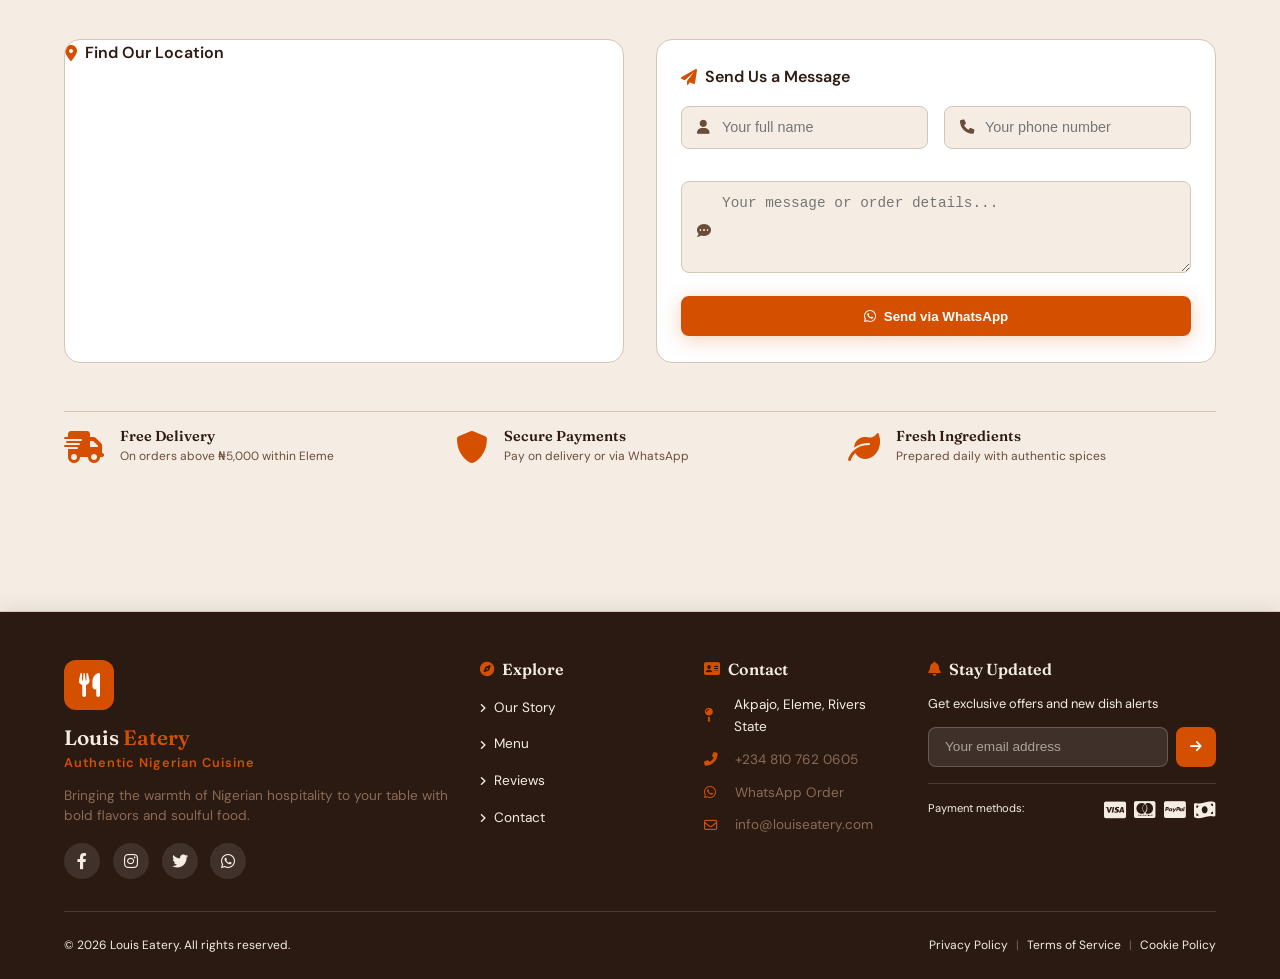
<file: Louis Food-eatry website/index.html>
<!doctype html>
<html lang="en" data-theme="light">
  <head>
    <meta charset="UTF-8" />
    <meta name="viewport" content="width=device-width, initial-scale=1.0" />
    <title>Louis Eatery — Authentic Nigerian Cuisine</title>
    <meta
      name="description"
      content="Experience the vibrant taste of Nigeria at Louis Eatery. Bold flavors, soulful food — order on WhatsApp today."
    />

    <!-- Google Fonts -->
    <link rel="preconnect" href="https://fonts.googleapis.com" />
    <link rel="preconnect" href="https://fonts.gstatic.com" crossorigin />
    <link
      href="https://fonts.googleapis.com/css2?family=Fraunces:opsz,wght@9..144,400;9..144,600;9..144,700;9..144,900&family=DM+Sans:wght@400;500;600;700&display=swap"
      rel="stylesheet"
    />

    <!-- Swiper CSS for testimonials -->
    <link
      rel="stylesheet"
      href="https://cdn.jsdelivr.net/npm/swiper@11/swiper-bundle.min.css"
    />

    <!-- Font Awesome 6 -->
    <link
      rel="stylesheet"
      href="https://cdnjs.cloudflare.com/ajax/libs/font-awesome/6.0.0-beta3/css/all.min.css"
    />

    <!-- Main CSS -->
    <link rel="shortcut icon" href="./Images/favicon.png" type="image/x-icon" />
    <link rel="stylesheet" href="styles.css" />
  </head>
  <body>
    <!-- Toast Notification -->
    <div class="toast" id="successToast">
      <svg
        xmlns="http://www.w3.org/2000/svg"
        width="20"
        height="20"
        viewBox="0 0 24 24"
        fill="none"
        stroke="currentColor"
        stroke-width="2"
      >
        <path d="M22 11.08V12a10 10 0 1 1-5.93-9.14" />
        <polyline points="22 4 12 14.01 9 11.01" />
      </svg>
      Order sent to WhatsApp! We'll confirm shortly.
    </div>

    <!-- Navigation -->
    <nav class="navbar" id="navbar">
      <div class="container nav-inner">
        <div class="nav-logo">
          <span class="logo-name"
            ><span class="le-logo">LE</span> Louis Eatery</span
          >
        </div>
        <div class="nav-links">
          <a href="#about">Our Story</a>
          <a href="#menu">Menu</a>
          <a href="#reviews">Reviews</a>
          <a href="#contact">Contact</a>
        </div>
        <div class="nav-actions">
          <button class="theme-toggle" id="themeToggle" aria-label="Dark mode">
            <svg
              class="icon-sun"
              xmlns="http://www.w3.org/2000/svg"
              width="18"
              height="18"
              viewBox="0 0 24 24"
              fill="none"
              stroke="currentColor"
              stroke-width="2"
            >
              <circle cx="12" cy="12" r="4" />
              <path
                d="M12 2v2M12 20v2M4.93 4.93l1.41 1.41M17.66 17.66l1.41 1.41M2 12h2M20 12h2M6.34 17.66l-1.41 1.41M19.07 4.93l-1.41 1.41"
              />
            </svg>
            <svg
              class="icon-moon"
              xmlns="http://www.w3.org/2000/svg"
              width="18"
              height="18"
              viewBox="0 0 24 24"
              fill="none"
              stroke="currentColor"
              stroke-width="2"
            >
              <path d="M12 3a6 6 0 0 0 9 9 9 9 0 1 1-9-9z" />
            </svg>
          </button>
          <button class="cart-nav-btn" id="cartNavBtn" aria-label="Cart">
            <svg
              xmlns="http://www.w3.org/2000/svg"
              width="18"
              height="18"
              viewBox="0 0 24 24"
              fill="none"
              stroke="currentColor"
              stroke-width="2"
            >
              <circle cx="9" cy="21" r="1" />
              <circle cx="20" cy="21" r="1" />
              <path
                d="M1 1h4l2.68 13.39a2 2 0 0 0 2 1.61h9.72a2 2 0 0 0 2-1.61L23 6H6"
              />
            </svg>
            <span class="cart-count" id="cartCount">0</span>
          </button>
          <a
            href="https://wa.me/2348107620605"
            target="_blank"
            class="btn btn-primary btn-sm"
            >Order Now</a
          >
        </div>
        <button class="hamburger" id="hamburger" aria-label="Menu">
          <span></span><span></span><span></span>
        </button>
      </div>
      <div class="mobile-menu" id="mobileMenu">
        <ul>
          <li><a href="#about" class="mobile-link">Our Story</a></li>
          <li><a href="#menu" class="mobile-link">Menu</a></li>
          <li><a href="#reviews" class="mobile-link">Reviews</a></li>
          <li><a href="#contact" class="mobile-link">Contact</a></li>
        </ul>
      </div>
    </nav>

    <main>
      <!-- Hero Section -->
      <section class="hero" id="hero">
        <div class="hero-bg">
          <img
            src="./Images/hero.png"
            alt="Nigerian feast spread"
            class="hero-img"
          />
          <div class="hero-overlay"></div>
        </div>
        <div class="container hero-content">
          <div class="hero-badge reveal">
            <i class="fas fa-utensils"></i> Authentic Nigerian Cuisine
          </div>
          <h1 class="hero-title reveal">
            Bold Flavors.<br /><span class="text-primary">Soulful</span> Food.
          </h1>
          <p class="hero-sub reveal">
            <span style="color: #1e1614"></span>Experience the vibrant taste of
            Nigeria at Louis Eatery. From smoky party jollof to rich egusi, we
            bring warmth to your table.
          </p>
          <div class="hero-btns reveal">
            <button
              class="btn btn-primary btn-lg"
              onclick="
                document
                  .getElementById('menu')
                  .scrollIntoView({ behavior: 'smooth' })
              "
            >
              <i class="fas fa-book-open"></i> Explore Menu
            </button>
            <a
              href="https://wa.me/2348107620605"
              target="_blank"
              class="btn btn-outline btn-lg"
            >
              <i class="fab fa-whatsapp"></i> WhatsApp Us
            </a>
          </div>
          <div class="hero-stats reveal">
            <div class="hero-stat">
              <span class="stat-value">12+</span>
              <span class="stat-label">Signature Dishes</span>
            </div>
            <div class="hero-stat">
              <span class="stat-value">4.9★</span>
              <span class="stat-label">Avg Rating</span>
            </div>
            <div class="hero-stat">
              <span class="stat-value">1000+</span>
              <span class="stat-label">Happy Customers</span>
            </div>
          </div>
        </div>
      </section>

      <!-- About Section -->
      <section class="about section-pad" id="about">
        <div class="container about-grid">
          <div class="about-text">
            <h2 class="reveal">
              Food that feels like a
              <span class="text-secondary">celebration</span>.
            </h2>
            <p class="reveal">
              We don't do subtle. Nigerian food is bold, colorful, and
              unapologetic. At Louis Eatery, every dish is crafted with
              generations of love, using authentic spices and techniques passed
              down through our family.
            </p>
            <p class="reveal">
              Whether you're craving the smoky depth of our Jollof Rice or the
              comforting embrace of our Pepper Soup, you're not just eating —
              you're joining our family table.
            </p>
            <div class="about-features reveal">
              <div class="feature">
                <div class="feature-icon secondary">
                  <i class="fa-regular fa-heart"></i>
                </div>
                <div>
                  <h4>Made with Love</h4>
                  <p>Authentic recipes prepared fresh daily.</p>
                </div>
              </div>
              <div class="feature">
                <div class="feature-icon primary">
                  <i class="fas fa-users"></i>
                </div>
                <div>
                  <h4>Community First</h4>
                  <p>Generous portions meant to be shared.</p>
                </div>
              </div>
            </div>
          </div>
          <div class="about-img reveal">
            <img src="./Images/jollof.png" alt="Delicious Nigerian food" />
          </div>
        </div>
      </section>

      <!-- Menu Section -->
      <section class="menu-section section-pad" id="menu">
        <div class="container">
          <div class="section-header reveal">
            <h2>Our Signature <span class="text-primary">Delicacies</span></h2>
            <p>
              Click any dish to see varieties. Bold spices, rich textures,
              unforgettable flavors.
            </p>
          </div>
          <div class="search-wrap reveal">
            <i class="fas fa-search search-icon"></i>
            <input
              type="text"
              id="menuSearch"
              placeholder="Search dishes..."
              class="search-input"
            />
            <button class="search-clear" id="searchClear" style="display: none">
              <i class="fas fa-times"></i>
            </button>
          </div>
          <div class="category-tabs reveal" id="categoryTabs">
            <button class="category-btn active" data-category="all">
              <i class="fas fa-utensils"></i> All
            </button>
            <button class="category-btn" data-category="rice">
              <i class="fas fa-bowl-food"></i> Rice Dishes
            </button>
            <button class="category-btn" data-category="soup">
              <i class="fas fa-mug-hot"></i> Soups & Stews
            </button>
            <button class="category-btn" data-category="snacks">
              <i class="fas fa-cookie-bite"></i> Snacks
            </button>
          </div>
          <div class="menu-grid" id="menuGrid">
            <!-- Jollof Rice -->
            <div
              class="menu-card"
              data-id="jollof1"
              data-name="Party Jollof Rice"
              data-price="3500"
              data-img="./Images/jollof.png"
              data-category="rice"
              data-varieties='["Classic Party Jollof - ₦3,500","Jollof with Chicken - ₦4,200","Jollof with Beef - ₦4,500","Vegetable Jollof - ₦3,800"]'
            >
              <div class="menu-card-img">
                <img src="./Images/jollof.png" alt="Jollof Rice" />
              </div>
              <div class="menu-card-content">
                <h3>Party Jollof Rice</h3>
                <p>
                  Smoky, rich, and aromatic — the king of Nigerian rice dishes.
                </p>
                <div class="menu-card-footer">
                  <span class="price">₦3,500</span>
                  <button class="btn-add-cart" data-add="jollof1">
                    <i class="fas fa-cart-plus"></i> Add to Cart
                  </button>
                </div>
              </div>
            </div>
            <!-- Egusi Soup -->
            <div
              class="menu-card"
              data-id="egusi1"
              data-name="Egusi Soup"
              data-price="4500"
              data-img="./Images/egusi.png"
              data-category="soup"
              data-varieties='["Classic Egusi - ₦4,500","Egusi with Goat Meat - ₦5,200","Egusi with Fish - ₦5,000","Egusi with Ugu & Okra - ₦4,800"]'
            >
              <div class="menu-card-img">
                <img src="./Images/egusi.png" alt="Egusi Soup" />
              </div>
              <div class="menu-card-content">
                <h3>Egusi Soup</h3>
                <p>
                  Ground melon seeds cooked with leafy greens and assorted meat.
                </p>
                <div class="menu-card-footer">
                  <span class="price">₦4,500</span>
                  <button class="btn-add-cart" data-add="egusi1">
                    <i class="fas fa-cart-plus"></i> Add to Cart
                  </button>
                </div>
              </div>
            </div>
            <!-- Pepper Soup -->
            <div
              class="menu-card"
              data-id="peppersoup1"
              data-name="Pepper Soup"
              data-price="3800"
              data-img="./Images/peppersoup.png"
              data-category="soup"
              data-varieties='["Goat Meat Pepper Soup - ₦3,800","Catfish Pepper Soup - ₦4,000","Chicken Pepper Soup - ₦3,500","Assorted Meat Pepper Soup - ₦4,500"]'
            >
              <div class="menu-card-img">
                <img src="./Images/peppersoup.png" alt="Pepper Soup" />
              </div>
              <div class="menu-card-content">
                <h3>Pepper Soup</h3>
                <p>
                  Spicy, aromatic broth with your choice of goat meat or fish.
                </p>
                <div class="menu-card-footer">
                  <span class="price">₦3,800</span>
                  <button class="btn-add-cart" data-add="peppersoup1">
                    <i class="fas fa-cart-plus"></i> Add to Cart
                  </button>
                </div>
              </div>
            </div>
            <!-- Puff Puff -->
            <div
              class="menu-card"
              data-id="puffpuff1"
              data-name="Puff Puff"
              data-price="1500"
              data-img="./Images/puffpuff.png"
              data-category="snacks"
              data-varieties='["Classic Puff Puff (6pcs) - ₦1,500","Puff Puff with Chocolate - ₦2,000","Spicy Puff Puff - ₦1,800","Puff Puff with Honey - ₦1,700"]'
            >
              <div class="menu-card-img">
                <img src="./Images/puffpuff.png" alt="Puff Puff" />
              </div>
              <div class="menu-card-content">
                <h3>Puff Puff</h3>
                <p>
                  Classic Nigerian fried dough bites — soft, sweet, and
                  irresistible.
                </p>
                <div class="menu-card-footer">
                  <span class="price">₦1,500</span>
                  <button class="btn-add-cart" data-add="puffpuff1">
                    <i class="fas fa-cart-plus"></i> Add to Cart
                  </button>
                </div>
              </div>
            </div>
            <!-- Amala & Ewedu -->
            <div
              class="menu-card"
              data-id="amala1"
              data-name="Amala &amp; Ewedu with Gbegiri"
              data-price="4000"
              data-img="./Images/amala.png"
              data-category="soup"
              data-varieties='["Classic Amala + Ewedu + Gbegiri - ₦4,000","Amala + Ewedu + Beef Stew - ₦4,500","Amala + Ewedu + Assorted Meat - ₦5,000","Amala + Ewedu + Fish - ₦4,800"]'
            >
              <div class="menu-card-img">
                <img src="./Images/amala.png" alt="Amala and Ewedu" />
              </div>
              <div class="menu-card-content">
                <h3>Amala &amp; Ewedu with Gbegiri</h3>
                <p>
                  Soft yam flour served with jute leaves soup and bean stew — a
                  Yoruba classic.
                </p>
                <div class="menu-card-footer">
                  <span class="price">₦4,000</span>
                  <button class="btn-add-cart" data-add="amala1">
                    <i class="fas fa-cart-plus"></i> Add to Cart
                  </button>
                </div>
              </div>
            </div>
            <!-- Banga Soup -->
            <div
              class="menu-card"
              data-id="banga1"
              data-name="Banga Soup"
              data-price="4200"
              data-img="./Images/banga-soup.png"
              data-category="soup"
              data-varieties='["Classic Banga - ₦4,200","Banga with Catfish - ₦4,800","Banga with Goat Meat - ₦5,000","Banga with Starch - ₦4,500"]'
            >
              <div class="menu-card-img">
                <img src="./Images/banga-soup.png" alt="Banga Soup" />
              </div>
              <div class="menu-card-content">
                <h3>Banga Soup</h3>
                <p>
                  Rich palm nut soup with spices and seafood — a Delta delight.
                </p>
                <div class="menu-card-footer">
                  <span class="price">₦4,200</span>
                  <button class="btn-add-cart" data-add="banga1">
                    <i class="fas fa-cart-plus"></i> Add to Cart
                  </button>
                </div>
              </div>
            </div>
            <!-- Suya -->
            <div
              class="menu-card"
              data-id="suya1"
              data-name="Suya"
              data-price="3000"
              data-img="./Images/suya-2.png"
              data-category="snacks"
              data-varieties='["Beef Suya (10 pcs) - ₦3,000","Chicken Suya - ₦3,500","Cow Foot Suya - ₦3,800","Spicy Sausage Suya - ₦2,500"]'
            >
              <div class="menu-card-img">
                <img src="./Images/suya-2.png" alt="Suya" />
              </div>
              <div class="menu-card-content">
                <h3>Suya</h3>
                <p>
                  Northern-style spicy grilled meat with yaji seasoning and
                  onions.
                </p>
                <div class="menu-card-footer">
                  <span class="price">₦3,000</span>
                  <button class="btn-add-cart" data-add="suya1">
                    <i class="fas fa-cart-plus"></i> Add to Cart
                  </button>
                </div>
              </div>
            </div>
            <!-- Fried Rice -->
            <div
              class="menu-card"
              data-id="friedrice1"
              data-name="Nigerian Fried Rice"
              data-price="3800"
              data-img="./Images/fried-rice.png"
              data-category="rice"
              data-varieties='["Classic Fried Rice - ₦3,800","Fried Rice with Chicken - ₦4,500","Fried Rice with Shrimp - ₦4,800","Vegetable Fried Rice - ₦4,000"]'
            >
              <div class="menu-card-img">
                <img src="./Images/fried-rice.png" alt="Fried Rice" />
              </div>
              <div class="menu-card-content">
                <h3>Nigerian Fried Rice</h3>
                <p>
                  Colourful rice with carrots, peas, liver, and spices — party
                  favourite.
                </p>
                <div class="menu-card-footer">
                  <span class="price">₦3,800</span>
                  <button class="btn-add-cart" data-add="friedrice1">
                    <i class="fas fa-cart-plus"></i> Add to Cart
                  </button>
                </div>
              </div>
            </div>
            <!-- Moi Moi -->
            <div
              class="menu-card"
              data-id="moimoi1"
              data-name="Moi Moi"
              data-price="1200"
              data-img="./Images/moi-moi.png"
              data-category="snacks"
              data-varieties='["Classic Moi Moi - ₦1,200","Moi Moi with Egg - ₦1,500","Moi Moi with Corned Beef - ₦1,800","Moi Moi with Fish - ₦1,600"]'
            >
              <div class="menu-card-img">
                <img src="./Images/moi-moi.png" alt="Moi Moi" />
              </div>
              <div class="menu-card-content">
                <h3>Moi Moi</h3>
                <p>
                  Steamed bean pudding with peppers, onions, and your choice of
                  filling.
                </p>
                <div class="menu-card-footer">
                  <span class="price">₦1,200</span>
                  <button class="btn-add-cart" data-add="moimoi1">
                    <i class="fas fa-cart-plus"></i> Add to Cart
                  </button>
                </div>
              </div>
            </div>
            <!-- Okro Soup -->
            <div
              class="menu-card"
              data-id="okro1"
              data-name="Okro Soup"
              data-price="3500"
              data-img="./Images/okra-soup.png"
              data-category="soup"
              data-varieties='["Classic Okro Soup - ₦3,500","Okro with Goat Meat - ₦4,200","Okro with Fish - ₦3,800","Okro with Assorted Meat - ₦4,500"]'
            >
              <div class="menu-card-img">
                <img src="./Images/okra-soup.png" alt="Okro Soup" />
              </div>
              <div class="menu-card-content">
                <h3>Okro Soup</h3>
                <p>
                  Slime‑rich okra soup with assorted meat and traditional
                  spices.
                </p>
                <div class="menu-card-footer">
                  <span class="price">₦3,500</span>
                  <button class="btn-add-cart" data-add="okro1">
                    <i class="fas fa-cart-plus"></i> Add to Cart
                  </button>
                </div>
              </div>
            </div>
            <!-- Akara -->
            <div
              class="menu-card"
              data-id="akara1"
              data-name="Akara"
              data-price="1000"
              data-img="./Images/akara.png"
              data-category="snacks"
              data-varieties='["Classic Akara (6 pcs) - ₦1,000","Akara with Kuli Kuli - ₦1,300","Akara with Pepper Sauce - ₦1,200","Akara with Yaji - ₦1,100"]'
            >
              <div class="menu-card-img">
                <img src="./Images/akara.png" alt="Akara" />
              </div>
              <div class="menu-card-content">
                <h3>Akara</h3>
                <p>
                  Crispy fried bean cakes — perfect breakfast or snack with pap.
                </p>
                <div class="menu-card-footer">
                  <span class="price">₦1,000</span>
                  <button class="btn-add-cart" data-add="akara1">
                    <i class="fas fa-cart-plus"></i> Add to Cart
                  </button>
                </div>
              </div>
            </div>
            <!-- Ofada Rice -->
            <div
              class="menu-card"
              data-id="ofada1"
              data-name="Ofada Rice &amp; Ayamase"
              data-price="5000"
              data-img="./Images/ofada-rice.png"
              data-category="rice"
              data-varieties='["Ofada + Ayamase (Small) - ₦3,500","Ofada + Ayamase (Large) - ₦5,000","Ofada + Ayamase + Beef - ₦6,000","Ofada + Ayamase + Fish - ₦5,500"]'
            >
              <div class="menu-card-img">
                <img src="./Images/ofada-rice.png" alt="Ofada Rice" />
              </div>
              <div class="menu-card-content">
                <h3>Ofada Rice &amp; Ayamase</h3>
                <p>
                  Unpolished local rice with spicy green pepper stew and
                  assorted meat.
                </p>
                <div class="menu-card-footer">
                  <span class="price">₦5,000</span>
                  <button class="btn-add-cart" data-add="ofada1">
                    <i class="fas fa-cart-plus"></i> Add to Cart
                  </button>
                </div>
              </div>
            </div>
            <!-- Chin Chin -->
            <div
              class="menu-card"
              data-id="chinchin1"
              data-name="Chin Chin"
              data-price="800"
              data-img="./Images/chin-chin.png"
              data-category="snacks"
              data-varieties='["Classic Chin Chin (200g) - ₦800","Chocolate Chin Chin - ₦1,000","Spicy Chin Chin - ₦900","Honey Chin Chin - ₦950"]'
            >
              <div class="menu-card-img">
                <img src="./Images/chin-chin.png" alt="Chin Chin" />
              </div>
              <div class="menu-card-content">
                <h3>Chin Chin</h3>
                <p>
                  Crunchy sweet fried dough snack — addictive and perfect with
                  any drink.
                </p>
                <div class="menu-card-footer">
                  <span class="price">₦800</span>
                  <button class="btn-add-cart" data-add="chinchin1">
                    <i class="fas fa-cart-plus"></i> Add to Cart
                  </button>
                </div>
              </div>
            </div>
            <!-- Zobo -->
            <div
              class="menu-card"
              data-id="zobo1"
              data-name="Zobo Drink"
              data-price="500"
              data-img="./Images/zobo.png"
              data-category="snacks"
              data-varieties='["Regular Zobo (500ml) - ₦500","Zobo with Ginger (500ml) - ₦600","Zobo with Pineapple - ₦700","Zobo Family Size (1.5L) - ₦1,500"]'
            >
              <div class="menu-card-img">
                <img src="./Images/zobo.png" alt="Zobo Drink" />
              </div>
              <div class="menu-card-content">
                <h3>Zobo Drink</h3>
                <p>
                  Refreshing hibiscus tea with ginger, pineapple, and natural
                  sweeteners.
                </p>
                <div class="menu-card-footer">
                  <span class="price">₦500</span>
                  <button class="btn-add-cart" data-add="zobo1">
                    <i class="fas fa-cart-plus"></i> Add to Cart
                  </button>
                </div>
              </div>
            </div>
          </div>
        </div>
      </section>

      <!-- Varieties Modal -->
      <div id="varietyOverlay" class="modal-overlay"></div>
      <div id="varietyModal" class="variety-modal">
        <div class="modal-header">
          <h3 id="varietyTitle">Dish Varieties</h3>
          <button id="closeVarietyModal" class="modal-close">&times;</button>
        </div>
        <div id="varietyList" class="variety-list"></div>
      </div>

      <!-- Customer Reviews Slider -->
      <section class="reviews section-pad" id="reviews">
        <div class="container">
          <div class="section-header reveal">
            <h2>What Our <span class="text-primary">Customers Say</span></h2>
            <p>Real reviews from happy food lovers.</p>
          </div>
          <div class="swiper reviews-swiper reveal">
            <div class="swiper-wrapper">
              <div class="swiper-slide review-card">
                <p>"Best Jollof in town! The smoky flavor is unmatched."</p>
                <h4>- Adaobi</h4>
                <div class="stars">★★★★★</div>
              </div>
              <div class="swiper-slide review-card">
                <p>
                  "Egusi soup tastes just like my grandmother's. Absolutely
                  delicious!"
                </p>
                <h4>- Chidi</h4>
                <div class="stars">★★★★★</div>
              </div>
              <div class="swiper-slide review-card">
                <p>
                  "Fast delivery and generous portions. My go-to for Nigerian
                  food."
                </p>
                <h4>- Ngozi</h4>
                <div class="stars">★★★★☆</div>
              </div>
              <div class="swiper-slide review-card">
                <p>"Pepper soup cured my cold! Highly recommended."</p>
                <h4>- Emeka</h4>
                <div class="stars">★★★★★</div>
              </div>
              <div class="swiper-slide review-card">
                <p>"Suya is fire! Best in Port Harcourt. Will order again."</p>
                <h4>- Michael</h4>
                <div class="stars">★★★★★</div>
              </div>
              <div class="swiper-slide review-card">
                <p>"Amala was smooth, ewedu on point. Felt like home."</p>
                <h4>- Funke</h4>
                <div class="stars">★★★★★</div>
              </div>
            </div>
            <div class="swiper-pagination"></div>
          </div>
        </div>
      </section>

      <!-- Get in Touch Section -->
      <section class="contact-section section-pad" id="contact">
        <div class="container">
          <div class="section-header reveal">
            <h2>Get in <span class="text-primary">Touch</span></h2>
            <p>Visit us or send a message — we'd love to hear from you.</p>
          </div>

          <div class="contact-wrapper">
            <!-- Contact Cards -->
            <div class="contact-cards reveal">
              <div class="contact-card">
                <div class="contact-icon">
                  <i class="fas fa-map-marker-alt"></i>
                </div>
                <h3>Visit Us</h3>
                <p>Akpajo, Eleme<br />Rivers State, Nigeria</p>
              </div>
              <div class="contact-card">
                <div class="contact-icon"><i class="fas fa-phone-alt"></i></div>
                <h3>Call Us</h3>
                <p><a href="tel:+2348107620605">+234 810 762 0605</a></p>
              </div>
              <div class="contact-card">
                <div class="contact-icon"><i class="fab fa-whatsapp"></i></div>
                <h3>WhatsApp</h3>
                <p><a href="https://wa.me/2348107620605">Send a message</a></p>
              </div>
              <div class="contact-card">
                <div class="contact-icon"><i class="far fa-clock"></i></div>
                <h3>Opening Hours</h3>
                <p>Mon-Fri: 9am - 9pm<br />Sat-Sun: 10am - 8pm</p>
              </div>
            </div>

            <!-- Map and Form -->
            <div class="contact-grid reveal">
              <div class="map-container">
                <div class="map-header">
                  <i class="fas fa-location-dot"></i> Find Our Location
                </div>
                <iframe
                  src="https://www.google.com/maps/embed?pb=!1m18!1m12!1m3!1d3974.927730028504!2d7.150315!3d4.800000!2m3!1f0!2f0!3f0!3m2!1i1024!2i768!4f13.1!3m3!1m2!1s0x1069c5a8b3e5b4b1%3A0x7c8a5b3e5b4b1c!2sAkpajo%2C%20Eleme%2C%20Rivers%20State!5e0!3m2!1sen!2sng!4v1710000000000!5m2!1sen!2sng"
                  width="100%"
                  height="280"
                  style="border: 0; border-radius: 12px"
                  allowfullscreen=""
                  loading="lazy"
                >
                </iframe>
              </div>

              <div class="contact-form">
                <div class="form-header">
                  <i class="fas fa-paper-plane"></i> Send Us a Message
                </div>
                <form id="whatsappMessageForm">
                  <div class="form-row">
                    <div class="input-icon">
                      <i class="fas fa-user"></i>
                      <input
                        type="text"
                        id="msgName"
                        placeholder="Your full name"
                        required
                      />
                    </div>
                    <div class="input-icon">
                      <i class="fas fa-phone"></i>
                      <input
                        type="tel"
                        id="msgPhone"
                        placeholder="Your phone number"
                        required
                      />
                    </div>
                  </div>
                  <div class="input-icon">
                    <i class="fas fa-comment-dots"></i>
                    <textarea
                      id="msgDetails"
                      rows="4"
                      placeholder="Your message or order details..."
                      required
                    ></textarea>
                  </div>
                  <button type="submit" class="btn btn-primary btn-full">
                    <i class="fab fa-whatsapp"></i> Send via WhatsApp
                  </button>
                </form>
              </div>
            </div>

            <!-- Info Badges -->
            <div class="info-badges reveal">
              <div class="info-badge">
                <i class="fas fa-truck-fast"></i>
                <div>
                  <h4>Free Delivery</h4>
                  <p>On orders above ₦5,000 within Eleme</p>
                </div>
              </div>
              <div class="info-badge">
                <i class="fas fa-shield-alt"></i>
                <div>
                  <h4>Secure Payments</h4>
                  <p>Pay on delivery or via WhatsApp</p>
                </div>
              </div>
              <div class="info-badge">
                <i class="fas fa-leaf"></i>
                <div>
                  <h4>Fresh Ingredients</h4>
                  <p>Prepared daily with authentic spices</p>
                </div>
              </div>
            </div>
          </div>
        </div>
      </section>
    </main>

    <!-- Footer -->
    <footer class="footer">
      <div class="container">
        <div class="footer-main">
          <!-- Brand Column -->
          <div class="footer-brand">
            <div class="brand-icon">
              <i class="fas fa-utensils"></i>
            </div>
            <h3>Louis <span class="text-primary">Eatery</span></h3>
            <p class="tagline">Authentic Nigerian Cuisine</p>
            <p class="description">
              Bringing the warmth of Nigerian hospitality to your table with
              bold flavors and soulful food.
            </p>
            <div class="social-links">
              <a href="https://www.facebook.com" aria-label="Facebook"
                ><i class="fab fa-facebook-f"></i
              ></a>
              <a href="https://www.instagram.com" aria-label="Instagram"
                ><i class="fab fa-instagram"></i
              ></a>
              <a href="https://www.twitter.com" aria-label="Twitter"
                ><i class="fab fa-twitter"></i
              ></a>
              <a href="https://wa.me/2348107620605" aria-label="WhatsApp"
                ><i class="fab fa-whatsapp"></i
              ></a>
            </div>
          </div>

          <!-- Quick Links -->
          <div class="footer-links">
            <h4><i class="fas fa-compass"></i> Explore</h4>
            <ul>
              <li>
                <a href="#about"
                  ><i class="fas fa-angle-right"></i> Our Story</a
                >
              </li>
              <li>
                <a href="#menu"><i class="fas fa-angle-right"></i> Menu</a>
              </li>
              <li>
                <a href="#reviews"
                  ><i class="fas fa-angle-right"></i> Reviews</a
                >
              </li>
              <li>
                <a href="#contact"
                  ><i class="fas fa-angle-right"></i> Contact</a
                >
              </li>
            </ul>
          </div>

          <!-- Contact Info -->
          <div class="footer-contact">
            <h4><i class="fas fa-address-card"></i> Contact</h4>
            <ul>
              <li>
                <i class="fas fa-map-pin"></i> Akpajo, Eleme, Rivers State
              </li>
              <li>
                <i class="fas fa-phone-alt"></i>
                <a href="tel:+2348107620605">+234 810 762 0605</a>
              </li>
              <li>
                <i class="fab fa-whatsapp"></i>
                <a href="https://wa.me/2348107620605">WhatsApp Order</a>
              </li>
              <li>
                <i class="far fa-envelope"></i>
                <a href="mailto:info@louiseatery.com">info@louiseatery.com</a>
              </li>
            </ul>
          </div>

          <!-- Newsletter -->
          <div class="footer-newsletter">
            <h4><i class="fas fa-bell"></i> Stay Updated</h4>
            <p>Get exclusive offers and new dish alerts</p>
            <form class="newsletter-form" id="footerNewsletterForm">
              <div class="newsletter-group">
                <input type="email" placeholder="Your email address" required />
                <button type="submit">
                  <i class="fas fa-arrow-right"></i>
                </button>
              </div>
            </form>
            <div class="payment-methods">
              <span>Payment methods:</span>
              <div>
                <i class="fab fa-cc-visa"></i>
                <i class="fab fa-cc-mastercard"></i>
                <i class="fab fa-cc-paypal"></i>
                <i class="fas fa-money-bill-wave"></i>
              </div>
            </div>
          </div>
        </div>

        <!-- Bottom Bar -->
        <div class="footer-bottom">
          <p>
            &copy; <span id="year"></span> Louis Eatery. All rights reserved.
          </p>
          <div class="footer-legal">
            <a href="#">Privacy Policy</a>
            <span class="separator">|</span>
            <a href="#">Terms of Service</a>
            <span class="separator">|</span>
            <a href="#">Cookie Policy</a>
          </div>
        </div>
      </div>
    </footer>

    <!-- Cart Drawer -->
    <div id="cartOverlay" class="cart-overlay"></div>
    <div id="cartDrawer" class="cart-drawer">
      <div class="cart-header">
        <h3>Your Cart <span id="drawerCount">0</span></h3>
        <button id="cartClose" class="cart-close">&times;</button>
      </div>
      <div id="cartItems" class="cart-items">
        <div id="cartEmpty" class="cart-empty">
          <i
            class="fas fa-shopping-cart"
            style="font-size: 3rem; color: var(--text-muted)"
          ></i>
          <p>Your cart is empty</p>
          <button id="browseMenuBtn" class="btn btn-outline-muted">
            Browse Menu
          </button>
        </div>
      </div>
      <div id="drawerFooter" class="cart-footer" style="display: none">
        <div class="cart-summary">
          <span>Subtotal:</span><span id="cartSubtotal">₦0</span>
        </div>
        <div class="cart-summary"><span>Delivery:</span><span>₦500</span></div>
        <div class="cart-summary total">
          <span>Total:</span><span id="cartTotal">₦500</span>
        </div>
        <button id="proceedCheckoutBtn" class="btn btn-primary btn-full">
          Proceed to Checkout
        </button>
        <button id="drawerContinue" class="btn btn-outline btn-full">
          Continue Shopping
        </button>
      </div>
    </div>

    <!-- Checkout Modal -->
    <div id="checkoutOverlay" class="modal-overlay"></div>
    <div id="checkoutModal" class="checkout-modal">
      <div class="modal-header">
        <h3>Delivery Details</h3>
        <button id="closeCheckout" class="modal-close">&times;</button>
      </div>
      <form id="checkoutForm">
        <input type="text" id="checkoutName" placeholder="Full name" required />
        <input
          type="tel"
          id="checkoutPhone"
          placeholder="Phone number"
          required
        />
        <textarea
          id="checkoutAddress"
          placeholder="Delivery address"
          rows="2"
          required
        ></textarea>
        <textarea
          id="checkoutNote"
          placeholder="Special instructions (optional)"
          rows="2"
        ></textarea>
        <div class="modal-buttons">
          <button type="button" id="cancelCheckout" class="btn btn-outline">
            Cancel
          </button>
          <button type="submit" class="btn btn-primary">
            Send Order on WhatsApp
          </button>
        </div>
      </form>
    </div>

    <!-- Floating Cart Bar -->
    <div id="cartFloatBar" class="cart-float-bar" style="display: none">
      <span
        ><i class="fas fa-shopping-bag"></i>
        <span id="floatItemCount">0 items</span></span
      >
      <span><strong id="floatTotal">₦0</strong></span>
      <button id="cartFloatBtn" class="btn btn-primary btn-sm">
        View Cart
      </button>
    </div>

    <!-- Floating WhatsApp Button -->
    <a
      href="https://wa.me/2348107620605"
      target="_blank"
      class="floating-wa"
      aria-label="Chat on WhatsApp"
    >
      <i class="fab fa-whatsapp"></i>
    </a>

    <!-- Back to Top Button -->
    <button id="backToTop" class="back-to-top" aria-label="Back to top">
      <i class="fas fa-arrow-up"></i>
    </button>

    <!-- Scripts -->
    <script src="https://cdn.jsdelivr.net/npm/swiper@11/swiper-bundle.min.js"></script>
    <script src="script.js"></script>
  </body>
</html>
</file>
<file: styles.css>
/* ---------- RESET & VARIABLES ---------- */
* {
  margin: 0;
  padding: 0;
  box-sizing: border-box;
}
html {
  scroll-behavior: smooth;
}
body {
  font-family: 'DM Sans', sans-serif;
  background-color: var(--bg);
  color: var(--fg);
  line-height: 1.6;
  transition: background-color 0.3s ease, color 0.3s ease;
  overflow-x: hidden;
}
h1, h2, h3, h4 {
  font-family: 'Fraunces', serif;
  line-height: 1.15;
}
img {
  max-width: 100%;
  display: block;
}
a {
  text-decoration: none;
  color: inherit;
}
ul {
  list-style: none;
}

/* Light mode (default) */
:root {
  --bg: #fff8f2;
  --fg: #2e1a12;
  --bg-muted: #f4ece3;
  --border: #e8d8c8;
  --primary: #d44f00;
  --primary-light: rgba(212,79,0,0.12);
  --primary-hover: #b84300;
  --secondary: #a32020;
  --secondary-light: rgba(163,32,32,0.12);
  --accent: #ffaa00;
  --text-muted: #7a5c4a;
  --shadow-sm: 0 2px 8px rgba(0,0,0,0.06);
  --shadow-md: 0 8px 24px rgba(0,0,0,0.1);
  --shadow-lg: 0 16px 48px rgba(0,0,0,0.14);
  --radius: 1rem;
  --radius-sm: 0.5rem;
  --nav-bg: rgba(255,248,242,0.93);
  --drawer-bg: #ffffff;
  --transition: 0.3s ease;
}

/* Dark mode */
[data-theme="dark"] {
  --bg: #1a0e09;
  --fg: #fff5ec;
  --bg-muted: #331a0e;
  --border: #4a2510;
  --primary: #ff6820;
  --primary-light: rgba(255,104,32,0.15);
  --primary-hover: #e85500;
  --secondary: #d43030;
  --secondary-light: rgba(212,48,48,0.15);
  --text-muted: #c49878;
  --nav-bg: rgba(26,14,9,0.96);
  --drawer-bg: #1f1108;
}

/* Utility classes */
.container {
  max-width: 1200px;
  margin: 0 auto;
  padding: 0 1.5rem;
}
.section-pad {
  padding: 6rem 0;
}
.text-primary { color: var(--primary); }
.text-secondary { color: var(--secondary); }

/* Buttons */
.btn {
  display: inline-flex;
  align-items: center;
  gap: 0.5rem;
  font-weight: 700;
  border-radius: 999px;
  border: 2px solid transparent;
  cursor: pointer;
  transition: transform 0.2s, background 0.2s;
  font-size: 1rem;
  padding: 0.625rem 1.5rem;
}
.btn:hover { transform: translateY(-2px); }
.btn-primary {
  background: var(--primary);
  color: #fff;
  border-color: var(--primary);
  box-shadow: 0 4px 20px rgba(212,79,0,0.25);
}
.btn-primary:hover { background: var(--primary-hover); }
.btn-outline {
  background: rgba(255,255,255,0.12);
  color: #fff;
  border-color: rgba(255,255,255,0.35);
  backdrop-filter: blur(8px);
}
.btn-outline:hover { background: #fff; color: var(--fg); border-color: #fff; }
.btn-lg { padding: 0.875rem 2rem; font-size: 1.1rem; }
.btn-full { width: 100%; justify-content: center; border-radius: var(--radius-sm); }

/* Toast */
.toast {
  position: fixed;
  top: 1.5rem;
  left: 50%;
  transform: translateX(-50%) translateY(-120px);
  z-index: 200;
  background: #16a34a;
  color: #fff;
  padding: 0.875rem 1.5rem;
  border-radius: 999px;
  font-size: 0.9rem;
  font-weight: 700;
  display: flex;
  align-items: center;
  gap: 0.6rem;
  box-shadow: var(--shadow-lg);
  transition: transform 0.4s cubic-bezier(0.34,1.56,0.64,1);
  white-space: nowrap;
}
.toast.show { transform: translateX(-50%) translateY(0); }

/* Navbar */
.navbar {
  position: fixed;
  top: 0;
  left: 0;
  right: 0;
  z-index: 100;
  background: var(--nav-bg);
  backdrop-filter: blur(14px);
  border-bottom: 1px solid var(--border);
  transition: background var(--transition);
}
.nav-inner {
  display: flex;
  align-items: center;
  justify-content: space-between;
  padding: 1rem 0;
  gap: 1rem;
}
.nav-logo { display: flex; align-items: center; gap: 0.6rem; }
.logo-name { font-family: 'Fraunces', serif; font-weight: 700; font-size: 1.2rem; }
.nav-links { display: flex; gap: 2rem; }
.nav-links a { font-size: 0.9rem; font-weight: 500; color: var(--fg); transition: color 0.2s; }
.nav-links a:hover { color: var(--primary); }
.nav-actions { display: flex; align-items: center; gap: 0.6rem; }
.theme-toggle {
  width: 2.5rem; height: 2.5rem;
  border-radius: 50%;
  background: transparent;
  border: 1px solid var(--border);
  color: var(--fg);
  display: flex;
  align-items: center;
  justify-content: center;
  cursor: pointer;
}
.theme-toggle:hover { transform: rotate(22deg); }
.icon-sun { display: none; }
.icon-moon { display: block; }
[data-theme="dark"] .icon-sun { display: block; color: var(--accent); }
[data-theme="dark"] .icon-moon { display: none; }
.cart-nav-btn {
  position: relative;
  width: 2.5rem; height: 2.5rem;
  border-radius: 50%;
  border: 1px solid var(--border);
  background: var(--drawer-bg);
  color: var(--fg);
  display: flex;
  align-items: center;
  justify-content: center;
  cursor: pointer;
}
.cart-count {
  position: absolute;
  top: -4px; right: -4px;
  width: 1.2rem; height: 1.2rem;
  border-radius: 50%;
  background: var(--primary);
  color: #fff;
  font-size: 0.65rem;
  font-weight: 700;
  display: flex;
  align-items: center;
  justify-content: center;
  border: 2px solid var(--bg);
}
.hamburger {
  display: none;
  flex-direction: column;
  gap: 5px;
  background: none;
  border: none;
  cursor: pointer;
  padding: 4px;
}
.hamburger span {
  display: block;
  width: 24px; height: 2px;
  background: var(--fg);
  border-radius: 2px;
  transition: 0.3s;
}
.mobile-menu {
  display: none;
  flex-direction: column;
  padding: 1.5rem;
  border-top: 1px solid var(--border);
  background: var(--drawer-bg);
}
.mobile-menu ul { display: flex; flex-direction: column; gap: 0.75rem; }
.mobile-menu a { font-weight: 500; color: var(--fg); }

/* Hero */
.hero {
  position: relative;
  min-height: 90vh;
  padding-top: 5rem;
  overflow: hidden;
}
.hero-bg { position: absolute; inset: 0; z-index: 0; }
.hero-img {
  width: 100%; height: 100%;
  object-fit: cover;
  filter: brightness(0.52) sepia(0.18);
}
.hero-overlay {
  position: absolute;
  inset: 0;
  background: linear-gradient(to top, var(--bg) 0%, transparent 55%),
              linear-gradient(to right, rgba(0,0,0,0.72) 0%, transparent 60%);
}
.hero-content {
  position: relative;
  z-index: 1;
  max-width: 760px;
}
.hero-badge {
  display: inline-flex;
  align-items: center;
  gap: 0.5rem;
  background: rgba(212,79,0,0.16);
  color: var(--primary);
  border: 1px solid rgba(212,79,0,0.3);
  padding: 0.4rem 1rem;
  border-radius: 999px;
  font-size: 0.8rem;
  font-weight: 700;
  letter-spacing: 0.08em;
  text-transform: uppercase;
  margin-bottom: 1.5rem;
  backdrop-filter: blur(8px);
}
.hero-title {
  font-size: clamp(2.5rem, 8vw, 4.5rem);
  font-weight: 900;
  margin-bottom: 1rem;
}
.hero-sub { font-size: 1.2rem; margin-bottom: 2rem; }
.hero-btns { display: flex; flex-wrap: wrap; gap: 1rem; margin-bottom: 3rem; }
.hero-stats { display: flex; gap: 2rem; flex-wrap: wrap; }
.stat-value { font-size: 1.8rem; font-weight: 700; font-family: 'Fraunces', serif; color: var(--primary); }

/* About */
.about-grid {
  display: grid;
  grid-template-columns: 1fr 1fr;
  gap: 3rem;
  align-items: center;
}
.about-text h2 { font-size: 2.2rem; margin-bottom: 1.5rem; }
.about-features { display: flex; gap: 1.5rem; margin-top: 2rem; }
.feature { display: flex; gap: 1rem; align-items: flex-start; }
.feature-icon {
  width: 3rem; height: 3rem;
  border-radius: 50%;
  display: flex;
  align-items: center;
  justify-content: center;
  flex-shrink: 0;
}
.feature-icon.primary { background: var(--primary-light); color: var(--primary); }
.feature-icon.secondary { background: var(--secondary-light); color: var(--secondary); }
.about-img img { border-radius: var(--radius); box-shadow: var(--shadow-lg); width: 100%; }

/* Menu */
.section-header { text-align: center; margin-bottom: 3rem; }
.section-header h2 { font-size: 2.5rem; margin-bottom: 0.75rem; }
.search-wrap {
  position: relative;
  max-width: 400px;
  margin: 0 auto 2rem auto;
}
.search-icon {
  position: absolute;
  left: 1rem;
  top: 50%;
  transform: translateY(-50%);
  color: var(--text-muted);
}
.search-input {
  width: 100%;
  padding: 0.8rem 1rem 0.8rem 2.5rem;
  border: 1px solid var(--border);
  border-radius: 999px;
  background: var(--bg);
  color: var(--fg);
  font-size: 1rem;
}
.search-clear {
  position: absolute;
  right: 1rem;
  top: 50%;
  transform: translateY(-50%);
  background: none;
  border: none;
  cursor: pointer;
  color: var(--text-muted);
}
.category-tabs {
  display: flex;
  justify-content: center;
  gap: 0.75rem;
  flex-wrap: wrap;
  margin-bottom: 3rem;
}
.category-btn {
  background: transparent;
  border: 1px solid var(--border);
  padding: 0.5rem 1.25rem;
  border-radius: 999px;
  font-weight: 500;
  cursor: pointer;
  color: var(--fg);
  transition: all 0.2s;
}
.category-btn.active,
.category-btn:hover {
  background: var(--primary);
  border-color: var(--primary);
  color: #fff;
}
.menu-grid {
  display: grid;
  grid-template-columns: repeat(auto-fill, minmax(300px, 1fr));
  gap: 2rem;
}
.menu-card {
  background: var(--drawer-bg);
  border-radius: var(--radius);
  overflow: hidden;
  box-shadow: var(--shadow-sm);
  transition: transform 0.3s, box-shadow 0.3s;
  border: 1px solid var(--border);
  cursor: pointer;
}
.menu-card:hover {
  transform: translateY(-6px);
  box-shadow: var(--shadow-md);
}
.menu-card-img {
  height: 200px;
  overflow: hidden;
}
.menu-card-img img {
  width: 100%;
  height: 100%;
  object-fit: cover;
  transition: transform 0.4s;
}
.menu-card:hover .menu-card-img img {
  transform: scale(1.05);
}
.menu-card-content {
  padding: 1.25rem;
}
.menu-card-content h3 {
  font-size: 1.25rem;
  margin-bottom: 0.5rem;
}
.menu-card-content p {
  font-size: 0.9rem;
  color: var(--text-muted);
  margin-bottom: 1rem;
}
.menu-card-footer {
  display: flex;
  justify-content: space-between;
  align-items: center;
  pointer-events: auto;
}
.price {
  font-weight: 700;
  font-size: 1.2rem;
  color: var(--primary);
  transition: transform 0.2s;
}
.animated-price {
  animation: pulse 0.5s ease-in-out;
}
@keyframes pulse {
  0% { transform: scale(1); }
  50% { transform: scale(1.1); color: var(--accent); }
  100% { transform: scale(1); }
}
.btn-add-cart {
  background: var(--primary-light);
  border: none;
  padding: 0.4rem 1rem;
  border-radius: 999px;
  font-weight: 500;
  cursor: pointer;
  transition: background 0.2s;
  color: var(--primary);
}
.btn-add-cart:hover {
  background: var(--primary);
  color: #fff;
}

/* Cart Drawer */
.cart-drawer {
  position: fixed;
  top: 0;
  right: -100%;
  width: 100%;
  max-width: 420px;
  height: 100%;
  background: var(--drawer-bg);
  z-index: 300;
  box-shadow: var(--shadow-lg);
  transition: right 0.3s ease;
  display: flex;
  flex-direction: column;
  border-left: 1px solid var(--border);
}
.cart-drawer.open { right: 0; }
.cart-overlay, .modal-overlay {
  position: fixed;
  inset: 0;
  background: rgba(0,0,0,0.7);
  z-index: 250;
  display: none;
}
.cart-overlay.show, .modal-overlay.show { display: block; }
.cart-header, .cart-footer { padding: 1.5rem; border-bottom: 1px solid var(--border); }
.cart-footer { border-bottom: none; border-top: 1px solid var(--border); }
.cart-items { flex: 1; overflow-y: auto; padding: 1.5rem; }
.cart-empty { display: flex; flex-direction: column; align-items: center; gap: 1rem; text-align: center; }
.cart-item { display: flex; gap: 1rem; margin-bottom: 1.5rem; align-items: center; }
.cart-item-img { width: 70px; height: 70px; border-radius: 12px; overflow: hidden; flex-shrink: 0; }
.cart-item-img img { width: 100%; height: 100%; object-fit: cover; }
.cart-item-info { flex: 1; }
.cart-item-name { font-weight: 600; margin-bottom: 0.25rem; }
.cart-item-price { font-size: 0.8rem; color: var(--text-muted); }
.cart-item-qty { display: flex; align-items: center; gap: 0.5rem; margin-top: 0.5rem; }
.qty-mini-btn { background: var(--bg-muted); border: none; width: 28px; height: 28px; border-radius: 8px; cursor: pointer; }
.cart-item-right { text-align: right; }
.cart-item-total { font-weight: 700; display: block; margin-top: 0.25rem; }
.cart-item-remove { background: none; border: none; cursor: pointer; color: var(--text-muted); }
.cart-summary { display: flex; justify-content: space-between; margin-bottom: 0.75rem; }
.cart-summary.total { font-weight: 700; font-size: 1.2rem; border-top: 1px solid var(--border); padding-top: 0.75rem; margin-top: 0.5rem; }
.cart-float-bar {
  position: fixed;
  bottom: 20px;
  left: 20px;
  right: 20px;
  background: var(--drawer-bg);
  border-radius: 60px;
  box-shadow: var(--shadow-lg);
  padding: 0.75rem 1.25rem;
  display: flex;
  justify-content: space-between;
  align-items: center;
  z-index: 90;
  border: 1px solid var(--border);
}
.cart-close {
  background: none;
  border: none;
  font-size: 1.5rem;
  cursor: pointer;
  color: var(--fg);
}

/* Modals */
.variety-modal, .checkout-modal {
  position: fixed;
  top: 50%;
  left: 50%;
  transform: translate(-50%, -50%);
  background: var(--drawer-bg);
  max-width: 500px;
  width: 90%;
  border-radius: var(--radius);
  padding: 1.5rem;
  z-index: 300;
  display: none;
  box-shadow: var(--shadow-lg);
}
.variety-modal.active, .checkout-modal.active { display: block; }
.modal-close {
  position: absolute;
  top: 1rem;
  right: 1rem;
  background: none;
  border: none;
  font-size: 1.5rem;
  cursor: pointer;
}
.modal-header {
  display: flex;
  justify-content: space-between;
  align-items: center;
  margin-bottom: 1rem;
}
.variety-list {
  display: flex;
  flex-direction: column;
  gap: 0.75rem;
  margin-top: 1rem;
}
.variety-item {
  display: flex;
  justify-content: space-between;
  align-items: center;
  padding: 0.75rem;
  background: var(--bg-muted);
  border-radius: var(--radius-sm);
  cursor: pointer;
  transition: background 0.2s;
}
.variety-item:hover { background: var(--primary-light); }
.variety-name { font-weight: 500; }
.variety-price { font-weight: 700; color: var(--primary); }
.modal-buttons { display: flex; gap: 1rem; margin-top: 1rem; }
#checkoutForm input, #checkoutForm textarea {
  width: 100%;
  padding: 0.75rem;
  margin-bottom: 1rem;
  border: 1px solid var(--border);
  border-radius: var(--radius-sm);
  background: var(--bg);
  color: var(--fg);
}

/* Reviews Slider */
.reviews-swiper {
  padding: 1rem 0 2rem;
}
.review-card {
  background: var(--drawer-bg);
  border-radius: var(--radius);
  padding: 1.5rem;
  text-align: center;
  box-shadow: var(--shadow-sm);
  border: 1px solid var(--border);
}
.review-card p { font-style: italic; margin-bottom: 1rem; }
.review-card h4 { margin-bottom: 0.5rem; }
.stars { color: var(--accent); letter-spacing: 2px; }
.swiper-pagination-bullet-active { background: var(--primary); }

/* Contact Section */
.contact-grid {
  display: grid;
  grid-template-columns: 1fr 1fr;
  gap: 2rem;
  margin-bottom: 3rem;
}
.contact-form h3 { margin-bottom: 1rem; }
.contact-form input, .contact-form textarea {
  width: 100%;
  padding: 0.75rem;
  margin-bottom: 1rem;
  border: 1px solid var(--border);
  border-radius: var(--radius-sm);
  background: var(--bg);
  color: var(--fg);
}
.map-address { text-align: center; margin-top: 0.75rem; color: var(--text-muted); }
.info-grid {
  display: grid;
  grid-template-columns: repeat(auto-fit, minmax(200px, 1fr));
  gap: 1.5rem;
  margin-top: 2rem;
}
.info-card {
  background: var(--drawer-bg);
  padding: 1.25rem;
  border-radius: var(--radius);
  text-align: center;
  border: 1px solid var(--border);
}
.info-card h3 { margin-bottom: 0.5rem; }

/* Footer */
.footer {
  background: var(--bg-muted);
  border-top: 1px solid var(--border);
  text-align: center;
  padding: 2rem 0;
}
.footer-content {
  display: flex;
  justify-content: space-between;
  align-items: center;
  flex-wrap: wrap;
  gap: 1rem;
}
.footer-links { display: flex; gap: 1.5rem; }
.footer-links a:hover { color: var(--primary); }

/* Floating WhatsApp */
.floating-wa {
  position: fixed;
  bottom: 20px;
  right: 20px;
  width: 56px;
  height: 56px;
  background: #25d366;
  border-radius: 50%;
  display: flex;
  align-items: center;
  justify-content: center;
  color: white;
  font-size: 28px;
  box-shadow: var(--shadow-lg);
  z-index: 90;
  transition: transform 0.2s;
}
.floating-wa:hover { transform: scale(1.1); }

/* Reveal animation */
.reveal {
  opacity: 0;
  transform: translateY(20px);
  transition: opacity 0.6s ease, transform 0.6s ease;
}
.reveal.visible {
  opacity: 1;
  transform: translateY(0);
}

/* Responsive */
@media (max-width: 992px) {
  .contact-grid {
    grid-template-columns: 1fr;
  }
}
@media (max-width: 768px) {
  .nav-links, .nav-actions .btn { display: none; }
  .hamburger { display: flex; }
  .mobile-menu.active { display: flex; }
  .about-grid { grid-template-columns: 1fr; }
  .section-pad { padding: 3rem 0; }
  .hero-title { font-size: 2.2rem; }
}
@media (max-width: 480px) {
  .hero-btns { flex-direction: column; }
  .btn { width: 100%; justify-content: center; }
  .cart-drawer { max-width: 100%; }
}
</file>
<file: Louis Food-eatry website/styles.css>
/* ============================================================
   LOUIS EATERY — COMPLETE STYLESHEET
   Version: 2.0 | Updated: 2026
   ============================================================ */

/* ──────────────────────────────────────────────────────────
   1. CSS CUSTOM PROPERTIES (Light + Dark Modes)
   ────────────────────────────────────────────────────────── */

/* Light mode (default) - IMPROVED CONTRAST */
:root {
  /* Backgrounds */
  --bg:           #f5ede3;
  --bg-muted:     #e8ddd0;
  --bg-card:      #ffffff;
  --bg-footer:    #2a1a12;
  --border:       #d4c5b5;
  
  /* Text Colors */
  --fg:           #2e1a12;
  --text-muted:   #6b4c3a;
  --text-light:   #8b6b55;
  
  /* Brand Colors */
  --primary:      #d44f00;
  --primary-light: rgba(212, 79, 0, 0.12);
  --primary-hover: #b84300;
  --secondary:    #a32020;
  --secondary-light: rgba(163, 32, 32, 0.12);
  --accent:       #ffaa00;
  
  /* Shadows */
  --shadow-sm:    0 2px 8px rgba(0, 0, 0, 0.08);
  --shadow-md:    0 8px 24px rgba(0, 0, 0, 0.12);
  --shadow-lg:    0 16px 48px rgba(0, 0, 0, 0.16);
  
  /* Layout */
  --radius:       1rem;
  --radius-sm:    0.5rem;
  --nav-bg:       rgba(245, 237, 227, 0.95);
  --drawer-bg:    #ffffff;
  --transition:   0.3s ease;
}

/* Dark mode - Richer contrast */
[data-theme="dark"] {
  --bg:           #1a0e09;
  --bg-muted:     #2a1a12;
  --bg-card:      #261509;
  --bg-footer:    #0f0805;
  --border:       #3d2a1c;
  --fg:           #fff5ec;
  --text-muted:   #c49878;
  --text-light:   #a0806a;
  --primary:      #ff6820;
  --primary-light: rgba(255, 104, 32, 0.15);
  --primary-hover: #e85500;
  --secondary:    #d43030;
  --secondary-light: rgba(212, 48, 48, 0.15);
  --accent:       #ffaa00;
  --nav-bg:       rgba(26, 14, 9, 0.96);
  --drawer-bg:    #1f1108;
}

/* ──────────────────────────────────────────────────────────
   2. RESET & BASE STYLES
   ────────────────────────────────────────────────────────── */
*,
*::before,
*::after {
  box-sizing: border-box;
  margin: 0;
  padding: 0;
}

html {
  scroll-behavior: smooth;
  font-size: 16px;
}

body {
  font-family: 'DM Sans', sans-serif;
  background: var(--bg);
  color: var(--fg);
  line-height: 1.6;
  transition: background var(--transition), color var(--transition);
  overflow-x: hidden;
}

h1, h2, h3, h4, .logo-name {
  font-family: 'Fraunces', serif;
  line-height: 1.15;
  font-weight: 600;
}

img {
  max-width: 100%;
  display: block;
}

a {
  text-decoration: none;
  color: inherit;
}

ul {
  list-style: none;
}

button {
  cursor: pointer;
  background: none;
  border: none;
}

/* ──────────────────────────────────────────────────────────
   3. UTILITY CLASSES
   ────────────────────────────────────────────────────────── */
.container {
  max-width: 1200px;
  margin: 0 auto;
  padding: 0 1.5rem;
}

.section-pad {
  padding: 6rem 0;
}

.text-primary {
  color: var(--primary);
}

.text-secondary {
  color: var(--secondary);
}

/* ──────────────────────────────────────────────────────────
   4. BUTTONS
   ────────────────────────────────────────────────────────── */
.btn {
  display: inline-flex;
  align-items: center;
  justify-content: center;
  gap: 0.5rem;
  padding: 0.65rem 1.5rem;
  font-weight: 700;
  border-radius: 999px;
  border: 2px solid transparent;
  cursor: pointer;
  transition: transform 0.2s, background 0.2s, box-shadow 0.2s;
  white-space: nowrap;
}

.btn:hover {
  transform: translateY(-2px);
}

.btn:active {
  transform: translateY(0);
}

.btn-primary {
  background: var(--primary);
  color: #fff;
  border-color: var(--primary);
  box-shadow: 0 4px 20px rgba(212, 79, 0, 0.25);
}

.btn-primary:hover {
  background: var(--primary-hover);
  border-color: var(--primary-hover);
}

.btn-outline {
  background: rgba(255, 255, 255, 0.12);
  color: #fff;
  border-color: rgba(255, 255, 255, 0.35);
  backdrop-filter: blur(8px);
}

.btn-outline:hover {
  background: #fff;
  color: var(--fg);
  border-color: #fff;
}

.btn-lg {
  padding: 0.875rem 2rem;
  font-size: 1.1rem;
}

.btn-sm {
  padding: 0.4rem 1rem;
  font-size: 0.85rem;
}

.btn-full {
  width: 100%;
  justify-content: center;
  border-radius: var(--radius-sm);
}

/* ──────────────────────────────────────────────────────────
   5. TOAST NOTIFICATION
   ────────────────────────────────────────────────────────── */
.toast {
  position: fixed;
  top: 1.5rem;
  left: 50%;
  transform: translateX(-50%) translateY(-120px);
  z-index: 200;
  background: #16a34a;
  color: #fff;
  padding: 0.875rem 1.5rem;
  border-radius: 999px;
  font-size: 0.9rem;
  font-weight: 700;
  display: flex;
  align-items: center;
  gap: 0.6rem;
  box-shadow: var(--shadow-lg);
  transition: transform 0.4s cubic-bezier(0.34, 1.56, 0.64, 1);
  white-space: nowrap;
}

.toast.show {
  transform: translateX(-50%) translateY(0);
}

/* ──────────────────────────────────────────────────────────
   6. NAVBAR
   ────────────────────────────────────────────────────────── */
.navbar {
  position: fixed;
  top: 0;
  left: 0;
  right: 0;
  z-index: 100;
  background: var(--nav-bg);
  backdrop-filter: blur(14px);
  border-bottom: 1px solid var(--border);
  transition: background var(--transition), box-shadow 0.3s;
}

.nav-inner {
  display: flex;
  align-items: center;
  justify-content: space-between;
  padding: 1rem 0;
  gap: 1rem;
}

.nav-logo .logo-name {
  font-size: 1.4rem;
  font-weight: 700;
}

.le-logo {
  background: var(--primary);
  color: #fff;
  padding: 0.2rem 0.5rem;
  border-radius: 8px;
  margin-right: 0.3rem;
  font-size: 0.9rem;
}

.nav-links {
  display: flex;
  gap: 2rem;
}

.nav-links a {
  font-size: 0.9rem;
  font-weight: 500;
  color: var(--fg);
  transition: color 0.2s;
}

.nav-links a:hover {
  color: var(--primary);
}

.nav-actions {
  display: flex;
  align-items: center;
  gap: 0.6rem;
}

.theme-toggle {
  width: 2.5rem;
  height: 2.5rem;
  border-radius: 50%;
  background: transparent;
  border: 1px solid var(--border);
  color: var(--fg);
  display: flex;
  align-items: center;
  justify-content: center;
  cursor: pointer;
  transition: background 0.2s, transform 0.2s;
}

.theme-toggle:hover {
  transform: rotate(22deg);
}

.icon-sun {
  display: none;
}

.icon-moon {
  display: block;
}

[data-theme="dark"] .icon-sun {
  display: block;
  color: var(--accent);
}

[data-theme="dark"] .icon-moon {
  display: none;
}

.cart-nav-btn {
  position: relative;
  width: 2.5rem;
  height: 2.5rem;
  border-radius: 50%;
  border: 1px solid var(--border);
  background: var(--bg-card);
  color: var(--fg);
  display: flex;
  align-items: center;
  justify-content: center;
  cursor: pointer;
}

.cart-nav-btn:hover {
  background: var(--bg-muted);
}

.cart-count {
  position: absolute;
  top: -8px;
  right: -8px;
  background: var(--primary);
  color: white;
  border-radius: 50%;
  width: 18px;
  height: 18px;
  font-size: 0.7rem;
  font-weight: 700;
  display: flex;
  align-items: center;
  justify-content: center;
}

.hamburger {
  display: none;
  flex-direction: column;
  gap: 5px;
  cursor: pointer;
  padding: 4px;
}

.hamburger span {
  width: 24px;
  height: 2px;
  background: var(--fg);
  border-radius: 2px;
  transition: 0.3s;
}

.mobile-menu {
  display: none;
  flex-direction: column;
  padding: 1.5rem;
  border-top: 1px solid var(--border);
  background: var(--bg-card);
}

.mobile-menu ul {
  display: flex;
  flex-direction: column;
  gap: 0.75rem;
}

.mobile-menu a {
  font-weight: 500;
  color: var(--fg);
  transition: color 0.2s;
}

.mobile-menu a:hover {
  color: var(--primary);
}

/* ──────────────────────────────────────────────────────────
   7. HERO SECTION
   ────────────────────────────────────────────────────────── */
.hero {
  position: relative;
  min-height: 90vh;
  padding-top: 6rem;
  overflow: hidden;
}

.hero-bg {
  position: absolute;
  inset: 0;
  z-index: 0;
}

.hero-img {
  width: 100%;
  height: 100%;
  object-fit: cover;
  filter: brightness(0.45);
}

.hero-overlay {
  position: absolute;
  inset: 0;
  background: linear-gradient(to top, var(--bg) 0%, transparent 55%),
              linear-gradient(to right, rgba(0, 0, 0, 0.6) 0%, transparent 60%);
}

.hero-content {
  position: relative;
  z-index: 1;
  max-width: 760px;
}

.hero-badge {
  display: inline-flex;
  align-items: center;
  gap: 0.5rem;
  background: rgba(212, 79, 0, 0.16);
  color: var(--primary);
  border: 1px solid rgba(212, 79, 0, 0.3);
  padding: 0.4rem 1rem;
  border-radius: 999px;
  font-size: 0.8rem;
  font-weight: 700;
  letter-spacing: 0.08em;
  text-transform: uppercase;
  margin-bottom: 1.5rem;
  backdrop-filter: blur(8px);
}

.hero-title {
  font-size: clamp(2.5rem, 8vw, 4.5rem);
  font-weight: 900;
  margin-bottom: 1rem;
}

.hero-sub {
  font-size: 1.2rem;
  margin-bottom: 2rem;
}

.hero-btns {
  display: flex;
  flex-wrap: wrap;
  gap: 1rem;
  margin-bottom: 3rem;
}

.hero-stats {
  display: flex;
  gap: 2rem;
  flex-wrap: wrap;
}

.stat-value {
  font-size: 1.8rem;
  font-weight: 700;
  font-family: 'Fraunces', serif;
  color: var(--primary);
}

.stat-label {
  font-size: 0.85rem;
  color: var(--text-muted);
}

/* ──────────────────────────────────────────────────────────
   8. ABOUT SECTION
   ────────────────────────────────────────────────────────── */
.about-grid {
  display: grid;
  grid-template-columns: 1fr 1fr;
  gap: 3rem;
  align-items: center;
}

.about-text h2 {
  font-size: 2.2rem;
  margin-bottom: 1.5rem;
}

.about-features {
  display: flex;
  gap: 1.5rem;
  margin-top: 2rem;
}

.feature {
  display: flex;
  gap: 1rem;
  align-items: flex-start;
}

.feature-icon {
  width: 3rem;
  height: 3rem;
  border-radius: 50%;
  display: flex;
  align-items: center;
  justify-content: center;
  font-size: 1.2rem;
  flex-shrink: 0;
}

.feature-icon.primary {
  background: var(--primary-light);
  color: var(--primary);
}

.feature-icon.secondary {
  background: var(--secondary-light);
  color: var(--secondary);
}

.about-img img {
  border-radius: var(--radius);
  box-shadow: var(--shadow-lg);
  width: 100%;
}

/* ──────────────────────────────────────────────────────────
   9. MENU SECTION
   ────────────────────────────────────────────────────────── */
.section-header {
  text-align: center;
  margin-bottom: 3rem;
}

.section-header h2 {
  font-size: 2.5rem;
  margin-bottom: 0.75rem;
}

.search-wrap {
  position: relative;
  max-width: 400px;
  margin: 0 auto 2rem auto;
}

.search-icon {
  position: absolute;
  left: 1rem;
  top: 50%;
  transform: translateY(-50%);
  color: var(--text-muted);
}

.search-input {
  width: 100%;
  padding: 0.8rem 1rem 0.8rem 2.5rem;
  border: 1px solid var(--border);
  border-radius: 999px;
  background: var(--bg);
  color: var(--fg);
  font-size: 1rem;
}

.search-clear {
  position: absolute;
  right: 1rem;
  top: 50%;
  transform: translateY(-50%);
  background: none;
  border: none;
  cursor: pointer;
  color: var(--text-muted);
}

.category-tabs {
  display: flex;
  justify-content: center;
  gap: 0.75rem;
  flex-wrap: wrap;
  margin-bottom: 3rem;
}

.category-btn {
  background: transparent;
  border: 1px solid var(--border);
  padding: 0.5rem 1.25rem;
  border-radius: 999px;
  font-weight: 500;
  cursor: pointer;
  color: var(--fg);
  transition: all 0.2s;
}

.category-btn.active,
.category-btn:hover {
  background: var(--primary);
  border-color: var(--primary);
  color: #fff;
}

.menu-grid {
  display: grid;
  grid-template-columns: repeat(auto-fill, minmax(300px, 1fr));
  gap: 2rem;
}

.menu-card {
  background: var(--bg-card);
  border-radius: var(--radius);
  overflow: hidden;
  box-shadow: var(--shadow-sm);
  transition: transform 0.3s, box-shadow 0.3s;
  border: 1px solid var(--border);
  cursor: pointer;
}

.menu-card:hover {
  transform: translateY(-6px);
  box-shadow: var(--shadow-md);
}

.menu-card-img {
  height: 200px;
  overflow: hidden;
}

.menu-card-img img {
  width: 100%;
  height: 100%;
  object-fit: cover;
  transition: transform 0.4s;
}

.menu-card:hover .menu-card-img img {
  transform: scale(1.05);
}

.menu-card-content {
  padding: 1.25rem;
}

.menu-card-content h3 {
  font-size: 1.25rem;
  margin-bottom: 0.5rem;
}

.menu-card-content p {
  font-size: 0.9rem;
  color: var(--text-muted);
  margin-bottom: 1rem;
}

.menu-card-footer {
  display: flex;
  justify-content: space-between;
  align-items: center;
}

.price {
  font-weight: 700;
  font-size: 1.2rem;
  color: var(--primary);
}

.btn-add-cart {
  background: var(--primary-light);
  border: none;
  padding: 0.4rem 1rem;
  border-radius: 999px;
  font-weight: 500;
  cursor: pointer;
  transition: background 0.2s;
  color: var(--primary);
}

.btn-add-cart:hover {
  background: var(--primary);
  color: #fff;
}

/* ──────────────────────────────────────────────────────────
   10. VARIETY MODAL
   ────────────────────────────────────────────────────────── */
.modal-overlay {
  position: fixed;
  inset: 0;
  background: rgba(0, 0, 0, 0.7);
  z-index: 250;
  display: none;
}

.modal-overlay.show {
  display: block;
}

.variety-modal,
.checkout-modal {
  position: fixed;
  top: 50%;
  left: 50%;
  transform: translate(-50%, -50%);
  background: var(--drawer-bg);
  max-width: 500px;
  width: 90%;
  border-radius: var(--radius);
  padding: 1.5rem;
  z-index: 300;
  display: none;
  box-shadow: var(--shadow-lg);
}

.variety-modal.active,
.checkout-modal.active {
  display: block;
}

.modal-close {
  position: absolute;
  top: 1rem;
  right: 1rem;
  background: none;
  border: none;
  font-size: 1.5rem;
  cursor: pointer;
  color: var(--fg);
}

.modal-header {
  display: flex;
  justify-content: space-between;
  align-items: center;
  margin-bottom: 1rem;
}

.variety-list {
  display: flex;
  flex-direction: column;
  gap: 0.75rem;
  margin-top: 1rem;
}

.variety-item {
  display: flex;
  justify-content: space-between;
  align-items: center;
  padding: 0.75rem;
  background: var(--bg-muted);
  border-radius: var(--radius-sm);
  cursor: pointer;
  transition: background 0.2s;
}

.variety-item:hover {
  background: var(--primary-light);
}

.variety-name {
  font-weight: 500;
}

.variety-price {
  font-weight: 700;
  color: var(--primary);
}

/* ──────────────────────────────────────────────────────────
   11. REVIEWS SLIDER (Swiper)
   ────────────────────────────────────────────────────────── */
.reviews-swiper {
  padding: 1rem 0 2rem;
}

.review-card {
  background: var(--bg-card);
  border-radius: var(--radius);
  padding: 1.5rem;
  text-align: center;
  box-shadow: var(--shadow-sm);
  border: 1px solid var(--border);
}

.review-card p {
  font-style: italic;
  margin-bottom: 1rem;
}

.review-card h4 {
  margin-bottom: 0.5rem;
}

.stars {
  color: var(--accent);
  letter-spacing: 2px;
}

.swiper-pagination-bullet-active {
  background: var(--primary);
}

/* ──────────────────────────────────────────────────────────
   12. GET IN TOUCH SECTION (Contact)
   ────────────────────────────────────────────────────────── */
.contact-wrapper {
  max-width: 1200px;
  margin: 0 auto;
}

.contact-cards {
  display: grid;
  grid-template-columns: repeat(4, 1fr);
  gap: 1.5rem;
  margin-bottom: 3rem;
}

.contact-card {
  background: var(--bg-card);
  border: 1px solid var(--border);
  border-radius: 1rem;
  padding: 1.5rem;
  text-align: center;
  transition: all 0.3s ease;
}

.contact-card:hover {
  transform: translateY(-5px);
  box-shadow: var(--shadow-md);
  border-color: var(--primary);
}

.contact-icon {
  width: 60px;
  height: 60px;
  background: var(--primary-light);
  border-radius: 50%;
  display: flex;
  align-items: center;
  justify-content: center;
  margin: 0 auto 1rem;
}

.contact-icon i {
  font-size: 1.5rem;
  color: var(--primary);
}

.contact-card h3 {
  font-size: 1.1rem;
  margin-bottom: 0.5rem;
}

.contact-card p {
  color: var(--text-muted);
  font-size: 0.85rem;
  line-height: 1.5;
}

.contact-card a {
  color: var(--text-muted);
  text-decoration: none;
}

.contact-card a:hover {
  color: var(--primary);
}

.contact-grid {
  display: grid;
  grid-template-columns: 1fr 1fr;
  gap: 2rem;
  margin-bottom: 3rem;
}

.map-header,
.form-header {
  font-weight: 600;
  margin-bottom: 1rem;
  display: flex;
  align-items: center;
  gap: 0.5rem;
  color: var(--fg);
}

.map-header i,
.form-header i {
  color: var(--primary);
}

.map-container {
  background: var(--bg-card);
  border-radius: 1rem;
  overflow: hidden;
  border: 1px solid var(--border);
}

.map-container iframe {
  display: block;
}

.contact-form {
  background: var(--bg-card);
  border: 1px solid var(--border);
  border-radius: 1rem;
  padding: 1.5rem;
}

.form-row {
  display: grid;
  grid-template-columns: 1fr 1fr;
  gap: 1rem;
  margin-bottom: 1rem;
}

.input-icon {
  position: relative;
  margin-bottom: 1rem;
}

.input-icon i {
  position: absolute;
  left: 1rem;
  top: 50%;
  transform: translateY(-50%);
  color: var(--text-muted);
  font-size: 0.9rem;
}

.input-icon textarea~i {
  top: 1.2rem;
  transform: none;
}

.input-icon input,
.input-icon textarea {
  width: 100%;
  padding: 0.8rem 1rem 0.8rem 2.5rem;
  border: 1px solid var(--border);
  border-radius: 0.5rem;
  background: var(--bg);
  color: var(--fg);
  font-size: 0.9rem;
  transition: all 0.2s;
}

.input-icon input:focus,
.input-icon textarea:focus {
  outline: none;
  border-color: var(--primary);
  box-shadow: 0 0 0 3px var(--primary-light);
}

.info-badges {
  display: flex;
  justify-content: space-between;
  gap: 1.5rem;
  flex-wrap: wrap;
  padding-top: 1rem;
  border-top: 1px solid var(--border);
}

.info-badge {
  display: flex;
  align-items: center;
  gap: 1rem;
  flex: 1;
  min-width: 180px;
}

.info-badge i {
  font-size: 2rem;
  color: var(--primary);
}

.info-badge h4 {
  font-size: 0.9rem;
  margin-bottom: 0.2rem;
}

.info-badge p {
  font-size: 0.75rem;
  color: var(--text-muted);
}

/* ──────────────────────────────────────────────────────────
   13. FOOTER - COMPLETE & VISIBLE IN BOTH MODES
   ────────────────────────────────────────────────────────── */
.footer {
  background: var(--bg-footer);
  border-top: 1px solid var(--border);
  padding: 3rem 0 1.5rem;
  margin-top: 3rem;
  position: relative;
  box-shadow: 0 -4px 20px rgba(0, 0, 0, 0.08);
}

/* Light mode footer specific */
[data-theme="light"] .footer {
  background: #2a1a12;
}

[data-theme="light"] .footer-main h4,
[data-theme="light"] .footer-brand h3,
[data-theme="light"] .footer-links a,
[data-theme="light"] .footer-contact li,
[data-theme="light"] .footer-newsletter p,
[data-theme="light"] .footer-bottom p,
[data-theme="light"] .footer-legal a {
  color: #f5ede3;
}

[data-theme="light"] .footer-links a:hover,
[data-theme="light"] .footer-contact a:hover,
[data-theme="light"] .footer-legal a:hover {
  color: var(--primary);
}

[data-theme="light"] .brand-icon {
  background: var(--primary);
}

[data-theme="light"] .social-links a {
  background: rgba(255, 255, 255, 0.1);
  border-color: rgba(255, 255, 255, 0.2);
  color: #f5ede3;
}

[data-theme="light"] .social-links a:hover {
  background: var(--primary);
  border-color: var(--primary);
  color: white;
}

[data-theme="light"] .newsletter-group input {
  background: rgba(255, 255, 255, 0.1);
  border-color: rgba(255, 255, 255, 0.2);
  color: #f5ede3;
}

[data-theme="light"] .newsletter-group input::placeholder {
  color: rgba(245, 237, 227, 0.6);
}

[data-theme="light"] .newsletter-group input:focus {
  border-color: var(--primary);
  background: rgba(255, 255, 255, 0.15);
}

[data-theme="light"] .payment-methods,
[data-theme="light"] .footer-bottom {
  border-top-color: rgba(255, 255, 255, 0.15);
}

[data-theme="light"] .payment-methods span,
[data-theme="light"] .payment-methods div i {
  color: #f5ede3;
}

[data-theme="light"] .footer-contact li i,
[data-theme="light"] .footer-links h4 i,
[data-theme="light"] .footer-contact h4 i,
[data-theme="light"] .footer-newsletter h4 i {
  color: var(--primary);
}

[data-theme="light"] .separator {
  color: rgba(255, 255, 255, 0.3);
}

/* Dark mode footer */
[data-theme="dark"] .footer {
  background: #0f0805;
}

[data-theme="dark"] .social-links a {
  background: rgba(255, 255, 255, 0.05);
  border-color: rgba(255, 255, 255, 0.1);
}

[data-theme="dark"] .newsletter-group input {
  background: rgba(255, 255, 255, 0.05);
  border-color: rgba(255, 255, 255, 0.1);
  color: var(--fg);
}

/* Footer Main Grid */
.footer-main {
  display: grid;
  grid-template-columns: 2fr 1fr 1fr 1.5fr;
  gap: 2rem;
  margin-bottom: 2rem;
}

/* Brand Column */
.footer-brand {
  display: flex;
  flex-direction: column;
}

.brand-icon {
  width: 50px;
  height: 50px;
  background: var(--primary);
  border-radius: 12px;
  display: flex;
  align-items: center;
  justify-content: center;
  margin-bottom: 1rem;
}

.brand-icon i {
  font-size: 1.5rem;
  color: white;
}

.footer-brand h3 {
  font-size: 1.3rem;
  margin-bottom: 0.25rem;
  color: var(--fg);
}

.footer-brand .tagline {
  color: var(--primary);
  font-weight: 600;
  font-size: 0.8rem;
  letter-spacing: 1px;
  margin-bottom: 0.75rem;
}

.footer-brand .description {
  color: var(--text-light);
  font-size: 0.85rem;
  line-height: 1.5;
  margin-bottom: 1rem;
}

/* Social Links */
.social-links {
  display: flex;
  gap: 0.8rem;
}

.social-links a {
  width: 36px;
  height: 36px;
  border-radius: 50%;
  display: flex;
  align-items: center;
  justify-content: center;
  transition: all 0.2s;
}

.social-links a:hover {
  transform: translateY(-3px);
}

/* Footer Columns */
.footer-links h4,
.footer-contact h4,
.footer-newsletter h4 {
  font-size: 1rem;
  margin-bottom: 1rem;
  display: flex;
  align-items: center;
  gap: 0.5rem;
  color: var(--fg);
}

.footer-links h4 i,
.footer-contact h4 i,
.footer-newsletter h4 i {
  font-size: 0.9rem;
}

.footer-links ul,
.footer-contact ul {
  list-style: none;
  padding: 0;
  margin: 0;
}

.footer-links li,
.footer-contact li {
  margin-bottom: 0.7rem;
}

.footer-links a,
.footer-contact a {
  text-decoration: none;
  font-size: 0.85rem;
  transition: all 0.2s;
  display: inline-flex;
  align-items: center;
  gap: 0.5rem;
  color: var(--text-light);
}

.footer-links a i {
  font-size: 0.7rem;
}

.footer-contact li {
  display: flex;
  align-items: center;
  gap: 0.7rem;
  font-size: 0.85rem;
  color: var(--text-light);
}

.footer-contact li i {
  width: 20px;
  color: var(--primary);
  font-size: 0.85rem;
}

.footer-links a:hover,
.footer-contact a:hover {
  color: var(--primary);
}

.footer-links a:hover i {
  transform: translateX(3px);
}

/* Newsletter */
.footer-newsletter p {
  color: var(--text-light);
  font-size: 0.8rem;
  margin-bottom: 0.8rem;
}

.newsletter-group {
  display: flex;
  gap: 0.5rem;
  margin-bottom: 1rem;
}

.newsletter-group input {
  flex: 1;
  padding: 0.7rem 1rem;
  border: 1px solid;
  border-radius: 8px;
  font-size: 0.85rem;
  transition: all 0.2s;
}

.newsletter-group input:focus {
  outline: none;
  border-color: var(--primary);
}

.newsletter-group button {
  width: 40px;
  background: var(--primary);
  border: none;
  border-radius: 8px;
  color: white;
  cursor: pointer;
  transition: all 0.2s;
  display: flex;
  align-items: center;
  justify-content: center;
}

.newsletter-group button:hover {
  background: var(--primary-hover);
  transform: translateX(2px);
}

.payment-methods {
  display: flex;
  align-items: center;
  justify-content: space-between;
  flex-wrap: wrap;
  gap: 0.5rem;
  padding-top: 1rem;
  border-top: 1px solid;
}

.payment-methods span {
  font-size: 0.7rem;
}

.payment-methods div {
  display: flex;
  gap: 0.5rem;
  font-size: 1.2rem;
}

/* Footer Bottom */
.footer-bottom {
  border-top: 1px solid;
  padding-top: 1.5rem;
  display: flex;
  justify-content: space-between;
  align-items: center;
  flex-wrap: wrap;
  gap: 1rem;
  font-size: 0.75rem;
}

.footer-bottom p,
.footer-legal a {
  color: var(--text-light);
}

.footer-legal {
  display: flex;
  align-items: center;
  gap: 0.5rem;
}

.footer-legal a {
  text-decoration: none;
  transition: color 0.2s;
}

.separator {
  color: var(--border);
}

/* ──────────────────────────────────────────────────────────
   14. CART DRAWER
   ────────────────────────────────────────────────────────── */
.cart-drawer {
  position: fixed;
  top: 0;
  right: -100%;
  width: 100%;
  max-width: 420px;
  height: 100%;
  background: var(--drawer-bg);
  z-index: 300;
  box-shadow: var(--shadow-lg);
  transition: right 0.3s ease;
  display: flex;
  flex-direction: column;
  border-left: 1px solid var(--border);
}

.cart-drawer.open {
  right: 0;
}

.cart-overlay {
  position: fixed;
  inset: 0;
  background: rgba(0, 0, 0, 0.7);
  z-index: 250;
  display: none;
}

.cart-overlay.show {
  display: block;
}

.cart-header,
.cart-footer {
  padding: 1.5rem;
  border-bottom: 1px solid var(--border);
}

.cart-footer {
  border-bottom: none;
  border-top: 1px solid var(--border);
}

.cart-items {
  flex: 1;
  overflow-y: auto;
  padding: 1.5rem;
}

.cart-empty {
  display: flex;
  flex-direction: column;
  align-items: center;
  gap: 1rem;
  text-align: center;
}

.cart-item {
  display: flex;
  gap: 1rem;
  margin-bottom: 1.5rem;
  align-items: center;
}

.cart-item-img {
  width: 70px;
  height: 70px;
  border-radius: 12px;
  overflow: hidden;
  flex-shrink: 0;
}

.cart-item-img img {
  width: 100%;
  height: 100%;
  object-fit: cover;
}

.cart-item-info {
  flex: 1;
}

.cart-item-name {
  font-weight: 600;
  margin-bottom: 0.25rem;
}

.cart-item-price {
  font-size: 0.8rem;
  color: var(--text-muted);
}

.cart-item-qty {
  display: flex;
  align-items: center;
  gap: 0.5rem;
  margin-top: 0.5rem;
}

.qty-mini-btn {
  background: var(--bg-muted);
  border: none;
  width: 28px;
  height: 28px;
  border-radius: 8px;
  cursor: pointer;
}

.cart-item-right {
  text-align: right;
}

.cart-item-total {
  font-weight: 700;
  display: block;
  margin-top: 0.25rem;
}

.cart-item-remove {
  background: none;
  border: none;
  cursor: pointer;
  color: var(--text-muted);
  font-size: 1.2rem;
}

.cart-summary {
  display: flex;
  justify-content: space-between;
  margin-bottom: 0.75rem;
}

.cart-summary.total {
  font-weight: 700;
  font-size: 1.2rem;
  border-top: 1px solid var(--border);
  padding-top: 0.75rem;
  margin-top: 0.5rem;
}

.cart-close {
  background: none;
  border: none;
  font-size: 1.5rem;
  cursor: pointer;
  color: var(--fg);
}

.cart-float-bar {
  position: fixed;
  bottom: 20px;
  left: 20px;
  right: 20px;
  background: var(--drawer-bg);
  border-radius: 60px;
  box-shadow: var(--shadow-lg);
  padding: 0.75rem 1.25rem;
  display: flex;
  justify-content: space-between;
  align-items: center;
  z-index: 90;
  border: 1px solid var(--border);
}

/* ──────────────────────────────────────────────────────────
   15. FLOATING WHATSAPP BUTTON & BACK TO TOP
   ────────────────────────────────────────────────────────── */
.floating-wa {
  position: fixed;
  bottom: 20px;
  right: 20px;
  width: 56px;
  height: 56px;
  background: #25d366;
  border-radius: 50%;
  display: flex;
  align-items: center;
  justify-content: center;
  color: white;
  font-size: 28px;
  box-shadow: var(--shadow-lg);
  z-index: 90;
  transition: transform 0.2s;
}

.floating-wa:hover {
  transform: scale(1.1);
}

.back-to-top {
  position: fixed;
  bottom: 20px;
  left: 20px;
  width: 44px;
  height: 44px;
  background: var(--primary);
  color: #fff;
  border-radius: 50%;
  display: flex;
  align-items: center;
  justify-content: center;
  cursor: pointer;
  opacity: 0;
  visibility: hidden;
  transition: opacity 0.3s, visibility 0.3s;
  z-index: 90;
  border: none;
  font-size: 1.2rem;
}

.back-to-top.show {
  opacity: 1;
  visibility: visible;
}

/* ──────────────────────────────────────────────────────────
   16. SCROLL REVEAL ANIMATION
   ────────────────────────────────────────────────────────── */
.reveal {
  opacity: 0;
  transform: translateY(20px);
  transition: opacity 0.6s ease, transform 0.6s ease;
}

.reveal.visible {
  opacity: 1;
  transform: translateY(0);
}

/* ──────────────────────────────────────────────────────────
   17. RESPONSIVE DESIGN
   ────────────────────────────────────────────────────────── */
@media (max-width: 1024px) {
  .contact-cards {
    grid-template-columns: repeat(2, 1fr);
  }
}

@media (max-width: 992px) {
  .about-grid,
  .contact-grid {
    grid-template-columns: 1fr;
  }
  
  .footer-main {
    grid-template-columns: repeat(2, 1fr);
    gap: 2rem;
  }
}

@media (max-width: 768px) {
  .nav-links,
  .nav-actions .btn {
    display: none;
  }
  
  .hamburger {
    display: flex;
  }
  
  .mobile-menu.active {
    display: flex;
  }
  
  .hero-title {
    font-size: 2.2rem;
  }
  
  .hero-stats {
    gap: 1rem;
  }
  
  .section-pad {
    padding: 3rem 0;
  }
  
  .menu-grid {
    grid-template-columns: 1fr;
  }
  
  .contact-cards {
    grid-template-columns: 1fr;
  }
  
  .form-row {
    grid-template-columns: 1fr;
  }
  
  .footer-main {
    grid-template-columns: 1fr;
    text-align: center;
  }
  
  .brand-icon {
    margin: 0 auto 1rem;
  }
  
  .social-links {
    justify-content: center;
  }
  
  .footer-links ul li a,
  .footer-contact li {
    justify-content: center;
  }
  
  .footer-links a,
  .footer-contact li {
    justify-content: center;
  }
  
  .footer-bottom {
    flex-direction: column;
    text-align: center;
  }
  
  .footer-legal {
    justify-content: center;
  }
  
  .payment-methods {
    justify-content: center;
  }
  
  .info-badges {
    flex-direction: column;
    align-items: center;
  }
  
  .info-badge {
    justify-content: center;
  }
  
  .cart-drawer {
    max-width: 100%;
  }
}

@media (max-width: 480px) {
  .hero-btns {
    flex-direction: column;
  }
  
  .btn {
    width: 100%;
    justify-content: center;
  }
  
  .contact-card {
    padding: 1rem;
  }
}
</file>
